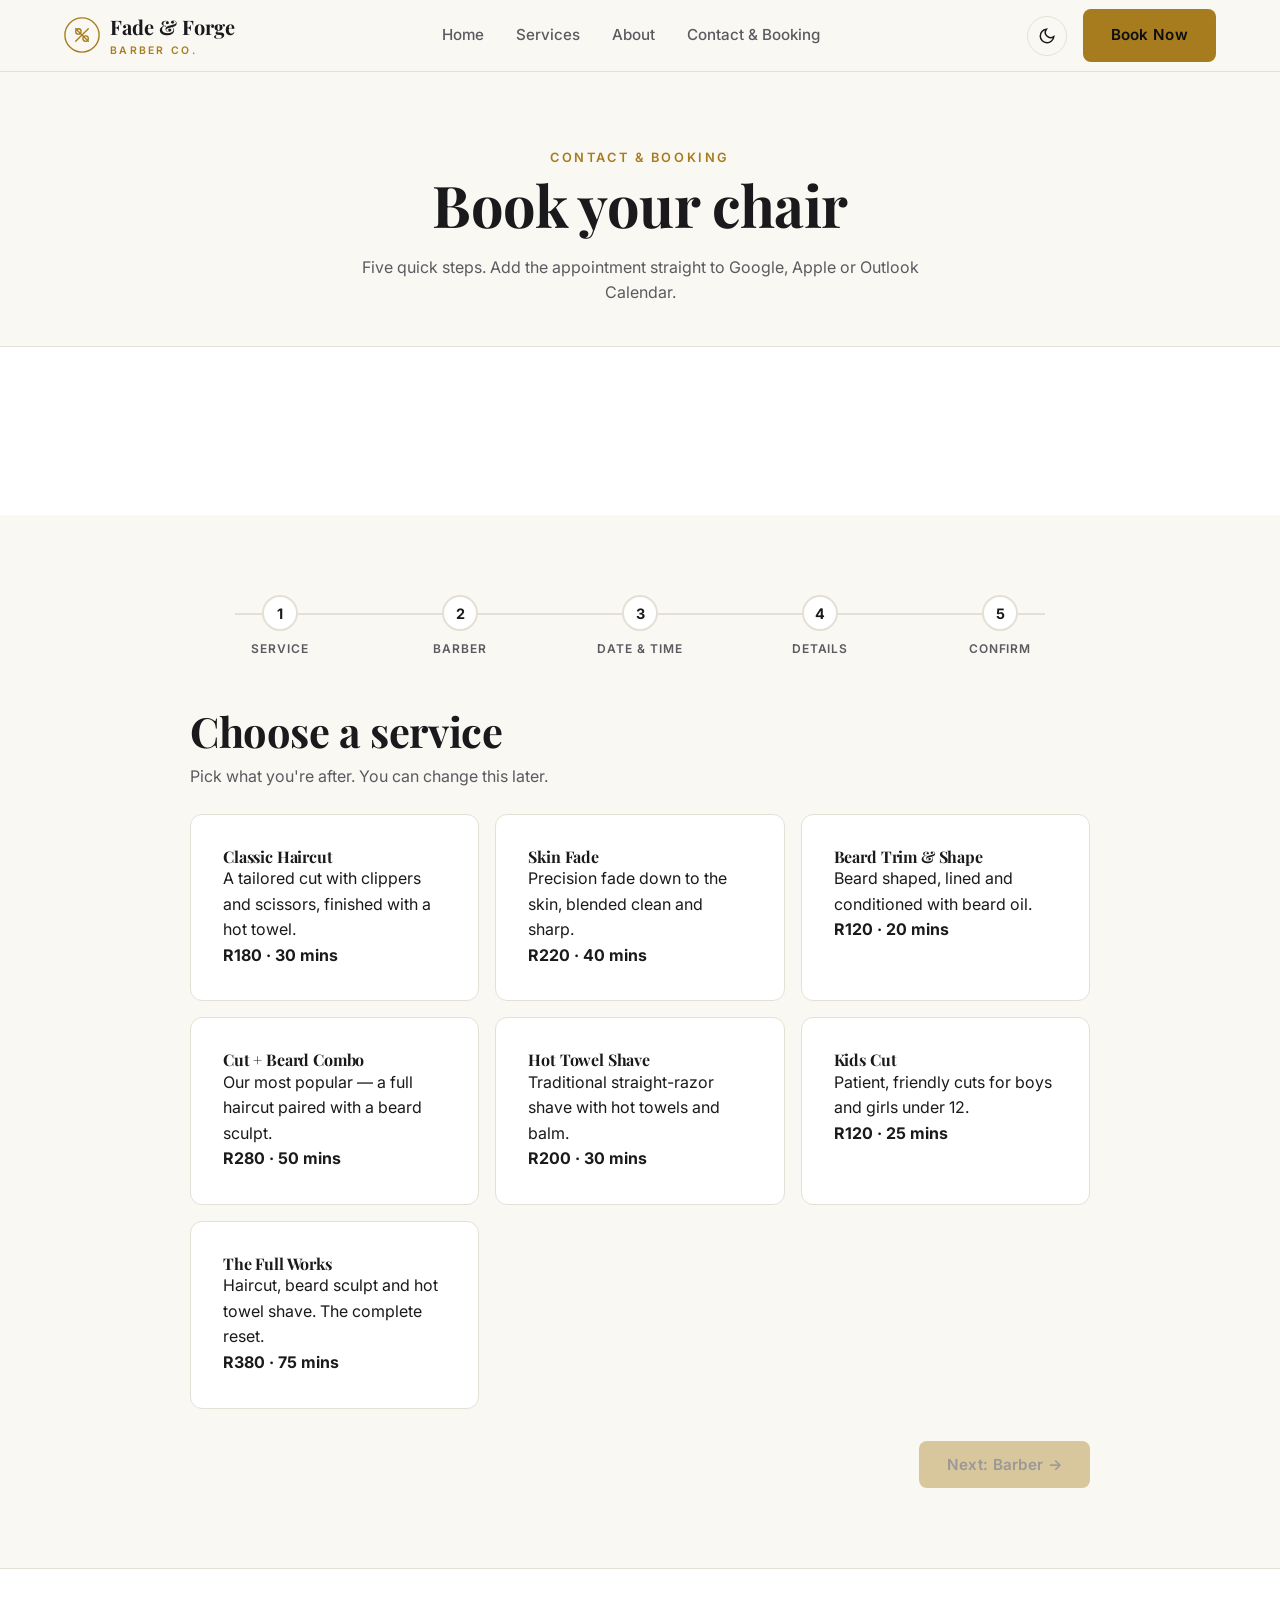
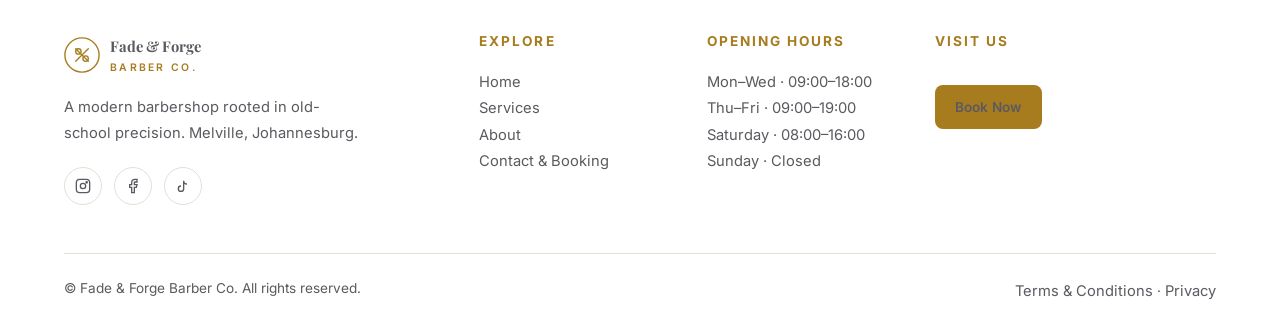
<file: booking.html>
<!DOCTYPE html>
<html lang="en" data-theme="dark">
<head>
  <meta charset="UTF-8" />
  <meta name="viewport" content="width=device-width, initial-scale=1.0" />
  <title>Contact & Booking — Fade & Forge Barber Co.</title>
  <meta name="description" content="Book your appointment at Fade & Forge Barber Co. Choose your service, barber, date and time, then add it to Google or Apple Calendar." />
  <link rel="preconnect" href="https://fonts.googleapis.com" />
  <link rel="preconnect" href="https://fonts.gstatic.com" crossorigin />
  <link href="https://fonts.googleapis.com/css2?family=Inter:wght@400;500;600;700&family=Playfair+Display:ital,wght@0,700;1,700&display=swap" rel="stylesheet" />
  <link rel="stylesheet" href="styles.css" />
</head>
<body>
  <header class="header">
    <div class="container header-inner">
      <a href="index.html" class="logo" aria-label="Fade and Forge home">
        <svg viewBox="0 0 40 40" fill="none" aria-hidden="true">
          <circle cx="20" cy="20" r="19" stroke="var(--accent)" stroke-width="1.5"/>
          <path d="M13 27L27 13M13 13l14 14" stroke="var(--accent)" stroke-width="1.5" stroke-linecap="round"/>
          <circle cx="16" cy="16" r="3" stroke="var(--accent)" stroke-width="1.5"/>
          <circle cx="24" cy="24" r="3" stroke="var(--accent)" stroke-width="1.5"/>
        </svg>
        <span>Fade & Forge<small>Barber Co.</small></span>
      </a>
      <nav class="nav" aria-label="Primary">
        <a href="index.html">Home</a>
        <a href="services.html">Services</a>
        <a href="about.html">About</a>
        <a href="booking.html">Contact & Booking</a>
        <a href="booking.html" class="btn btn-primary">Book Now</a>
      </nav>
      <div class="header-actions">
        <button class="theme-toggle" data-theme-toggle aria-label="Toggle theme">
          <svg class="icon-sun" viewBox="0 0 24 24" fill="none" stroke="currentColor" stroke-width="2" stroke-linecap="round"><circle cx="12" cy="12" r="4"/><path d="M12 2v2M12 20v2M4.93 4.93l1.41 1.41M17.66 17.66l1.41 1.41M2 12h2M20 12h2M4.93 19.07l1.41-1.41M17.66 6.34l1.41-1.41"/></svg>
          <svg class="icon-moon" viewBox="0 0 24 24" fill="none" stroke="currentColor" stroke-width="2" stroke-linecap="round"><path d="M21 12.79A9 9 0 1 1 11.21 3 7 7 0 0 0 21 12.79z"/></svg>
        </button>
        <a href="booking.html" class="btn btn-primary">Book Now</a>
        <button class="hamburger" aria-label="Toggle menu"><span></span></button>
      </div>
    </div>
  </header>

  <section class="page-hero">
    <div class="container">
      <span class="eyebrow">Contact & Booking</span>
      <h1>Book your chair</h1>
      <p>Five quick steps. Add the appointment straight to Google, Apple or Outlook Calendar.</p>
    </div>
  </section>

  <section class="section section-alt" style="padding:48px 0;">
    <div class="container">
      <div class="info-grid reveal">
        <div class="info-item">
          <div class="icon"><svg width="20" height="20" viewBox="0 0 24 24" fill="none" stroke="currentColor" stroke-width="2" stroke-linecap="round"><path d="M21 10c0 7-9 13-9 13s-9-6-9-13a9 9 0 0 1 18 0z"/><circle cx="12" cy="10" r="3"/></svg></div>
          <div><h4>Visit</h4><p><a href="#" data-href="maps" style="color:var(--text-muted);"><span data-shop="address"></span></a></p></div>
        </div>
        <div class="info-item">
          <div class="icon"><svg width="20" height="20" viewBox="0 0 24 24" fill="none" stroke="currentColor" stroke-width="2" stroke-linecap="round"><path d="M22 16.92v3a2 2 0 0 1-2.18 2 19.79 19.79 0 0 1-8.63-3.07 19.5 19.5 0 0 1-6-6 19.79 19.79 0 0 1-3.07-8.67A2 2 0 0 1 4.11 2h3a2 2 0 0 1 2 1.72c.13.96.36 1.9.7 2.81a2 2 0 0 1-.45 2.11L8.09 9.91a16 16 0 0 0 6 6l1.27-1.27a2 2 0 0 1 2.11-.45c.91.34 1.85.57 2.81.7A2 2 0 0 1 22 16.92z"/></svg></div>
          <div><h4>Call</h4><p><a href="#" data-href="phone" style="color:var(--text-muted);"><span data-shop="phone"></span></a></p></div>
        </div>
        <div class="info-item">
          <div class="icon"><svg width="20" height="20" viewBox="0 0 24 24" fill="none" stroke="currentColor" stroke-width="2" stroke-linecap="round"><rect x="2" y="4" width="20" height="16" rx="2"/><path d="m22 7-10 5L2 7"/></svg></div>
          <div><h4>Email</h4><p><a href="#" data-href="email" style="color:var(--text-muted);"><span data-shop="email"></span></a></p></div>
        </div>
        <div class="info-item">
          <div class="icon"><svg width="20" height="20" viewBox="0 0 24 24" fill="none" stroke="currentColor" stroke-width="2" stroke-linecap="round"><circle cx="12" cy="12" r="10"/><path d="M12 6v6l4 2"/></svg></div>
          <div><h4>Hours</h4><p>Mon–Wed 9–6 · Thu–Fri 9–7<br>Sat 8–4 · Sun closed</p></div>
        </div>
      </div>
    </div>
  </section>

  <section class="section">
    <div class="container">
      <div class="booking-wrap">
        <div class="steps">
          <div class="step" data-step="1"><div class="num">1</div><div class="label">Service</div></div>
          <div class="step" data-step="2"><div class="num">2</div><div class="label">Barber</div></div>
          <div class="step" data-step="3"><div class="num">3</div><div class="label">Date & Time</div></div>
          <div class="step" data-step="4"><div class="num">4</div><div class="label">Details</div></div>
          <div class="step" data-step="5"><div class="num">5</div><div class="label">Confirm</div></div>
        </div>

        <form id="booking-app" onsubmit="return false;">
          <div class="booking-panel active" data-step="1">
            <h2 style="margin-bottom:8px;">Choose a service</h2>
            <p style="color:var(--text-muted);margin-bottom:24px;">Pick what you're after. You can change this later.</p>
            <div class="option-grid" id="service-options"></div>
            <div class="booking-actions" style="justify-content:flex-end;">
              <button type="button" class="btn btn-primary" data-next="2" disabled>Next: Barber →</button>
            </div>
          </div>

          <div class="booking-panel" data-step="2">
            <h2 style="margin-bottom:8px;">Choose your barber</h2>
            <p style="color:var(--text-muted);margin-bottom:24px;">All our barbers are experienced. Pick whoever you like.</p>
            <div class="option-grid" id="barber-options"></div>
            <div class="booking-actions">
              <button type="button" class="btn btn-outline" data-back="1">← Back</button>
              <button type="button" class="btn btn-primary" data-next="3" disabled>Next: Date & Time →</button>
            </div>
          </div>

          <div class="booking-panel" data-step="3">
            <h2 style="margin-bottom:8px;">Pick a date and time</h2>
            <p style="color:var(--text-muted);margin-bottom:24px;">We're open up to 60 days ahead. Sundays we're closed.</p>
            <div class="field">
              <label for="booking-date">Date</label>
              <input type="date" id="booking-date" required />
            </div>
            <div class="field">
              <label>Available times</label>
              <div class="time-grid" id="time-options">
                <p style="color:var(--text-muted);grid-column:1/-1;">Select a date to see available times.</p>
              </div>
            </div>
            <div class="booking-actions">
              <button type="button" class="btn btn-outline" data-back="2">← Back</button>
              <button type="button" class="btn btn-primary" data-next="4" disabled>Next: Your Details →</button>
            </div>
          </div>

          <div class="booking-panel" data-step="4">
            <h2 style="margin-bottom:8px;">Your details</h2>
            <p style="color:var(--text-muted);margin-bottom:24px;">We'll send confirmation here.</p>
            <div class="field-row">
              <div class="field"><label for="cust-name">Full name</label><input type="text" id="cust-name" placeholder="e.g. Jordan Smith" required /></div>
              <div class="field"><label for="cust-phone">Phone</label><input type="tel" id="cust-phone" placeholder="e.g. 082 123 4567" required /></div>
            </div>
            <div class="field"><label for="cust-email">Email</label><input type="email" id="cust-email" placeholder="you@example.com" required /></div>
            <div class="field"><label for="cust-notes">Notes (optional)</label><textarea id="cust-notes" rows="3" placeholder="Anything your barber should know?"></textarea></div>
            <div class="booking-actions">
              <button type="button" class="btn btn-outline" data-back="3">← Back</button>
              <button type="button" class="btn btn-primary" data-next="5" disabled>Review Booking →</button>
            </div>
          </div>

          <div class="booking-panel" data-step="5">
            <div class="text-center">
              <div class="success-check">
                <svg width="34" height="34" viewBox="0 0 24 24" fill="none" stroke="currentColor" stroke-width="3" stroke-linecap="round" stroke-linejoin="round"><path d="M20 6 9 17l-5-5"/></svg>
              </div>
              <h2 style="margin-bottom:8px;">Booking confirmed</h2>
              <p style="color:var(--text-muted);margin-bottom:32px;">Add it to your calendar so you don't forget.</p>
            </div>
            <div class="confirm-box" id="confirm-details"></div>
            <div class="calendar-actions">
              <button type="button" class="btn btn-primary" id="add-google">
                <svg width="18" height="18" viewBox="0 0 24 24" fill="currentColor"><path d="M19 4h-1V2h-2v2H8V2H6v2H5a2 2 0 0 0-2 2v14a2 2 0 0 0 2 2h14a2 2 0 0 0 2-2V6a2 2 0 0 0-2-2zm0 16H5V10h14v10z"/></svg>
                Add to Google Calendar
              </button>
              <button type="button" class="btn btn-outline" id="add-ics">
                <svg width="18" height="18" viewBox="0 0 24 24" fill="none" stroke="currentColor" stroke-width="2" stroke-linecap="round"><path d="M21 15v4a2 2 0 0 1-2 2H5a2 2 0 0 1-2-2v-4M7 10l5 5 5-5M12 15V3"/></svg>
                Download .ics (Apple / Outlook)
              </button>
            </div>
            <div class="booking-actions" style="justify-content:center;margin-top:32px;">
              <a href="index.html" class="btn btn-outline">Back to home</a>
            </div>
          </div>
        </form>
      </div>
    </div>
  </section>

  <footer class="footer">
    <div class="container">
      <div class="footer-grid">
        <div>
          <a href="index.html" class="logo">
            <svg viewBox="0 0 40 40" fill="none" aria-hidden="true">
              <circle cx="20" cy="20" r="19" stroke="var(--accent)" stroke-width="1.5"/>
              <path d="M13 27L27 13M13 13l14 14" stroke="var(--accent)" stroke-width="1.5" stroke-linecap="round"/>
              <circle cx="16" cy="16" r="3" stroke="var(--accent)" stroke-width="1.5"/>
              <circle cx="24" cy="24" r="3" stroke="var(--accent)" stroke-width="1.5"/>
            </svg>
            <span>Fade & Forge<small>Barber Co.</small></span>
          </a>
          <p class="brand-desc">A modern barbershop rooted in old-school precision. Melville, Johannesburg.</p>
          <div class="socials">
            <a href="#" data-href="instagram" aria-label="Instagram"><svg viewBox="0 0 24 24" fill="none" stroke="currentColor" stroke-width="2"><rect x="2" y="2" width="20" height="20" rx="5"/><circle cx="12" cy="12" r="4"/><circle cx="17.5" cy="6.5" r="1" fill="currentColor"/></svg></a>
            <a href="#" data-href="facebook" aria-label="Facebook"><svg viewBox="0 0 24 24" fill="none" stroke="currentColor" stroke-width="2"><path d="M18 2h-3a5 5 0 0 0-5 5v3H7v4h3v8h4v-8h3l1-4h-4V7a1 1 0 0 1 1-1h3z"/></svg></a>
            <a href="#" data-href="tiktok" aria-label="TikTok"><svg viewBox="0 0 24 24" fill="none" stroke="currentColor" stroke-width="2"><path d="M9 12a4 4 0 1 0 4 4V4a5 5 0 0 0 5 5"/></svg></a>
          </div>
        </div>
        <div>
          <h4>Explore</h4>
          <ul>
            <li><a href="index.html">Home</a></li>
            <li><a href="services.html">Services</a></li>
            <li><a href="about.html">About</a></li>
            <li><a href="booking.html">Contact & Booking</a></li>
          </ul>
        </div>
        <div>
          <h4>Opening Hours</h4>
          <ul>
            <li>Mon–Wed · 09:00–18:00</li>
            <li>Thu–Fri · 09:00–19:00</li>
            <li>Saturday · 08:00–16:00</li>
            <li>Sunday · Closed</li>
          </ul>
        </div>
        <div>
          <h4>Visit Us</h4>
          <ul>
            <li><a href="#" data-href="maps"><span data-shop="address"></span></a></li>
            <li><a href="#" data-href="phone"><span data-shop="phone"></span></a></li>
            <li><a href="#" data-href="email"><span data-shop="email"></span></a></li>
          </ul>
          <a href="booking.html" class="btn btn-primary mt-2" style="padding:10px 20px;font-size:0.85rem;">Book Now</a>
        </div>
      </div>
      <div class="footer-bottom">
        <span>© <span data-year></span> Fade & Forge Barber Co. All rights reserved.</span>
        <span><a href="terms.html">Terms & Conditions</a> · <a href="terms.html#privacy">Privacy</a></span>
      </div>
    </div>
  </footer>

  <script src="data.js"></script>
  <script src="main.js"></script>
  <script src="booking.js"></script>
</body>
</html>
</file>
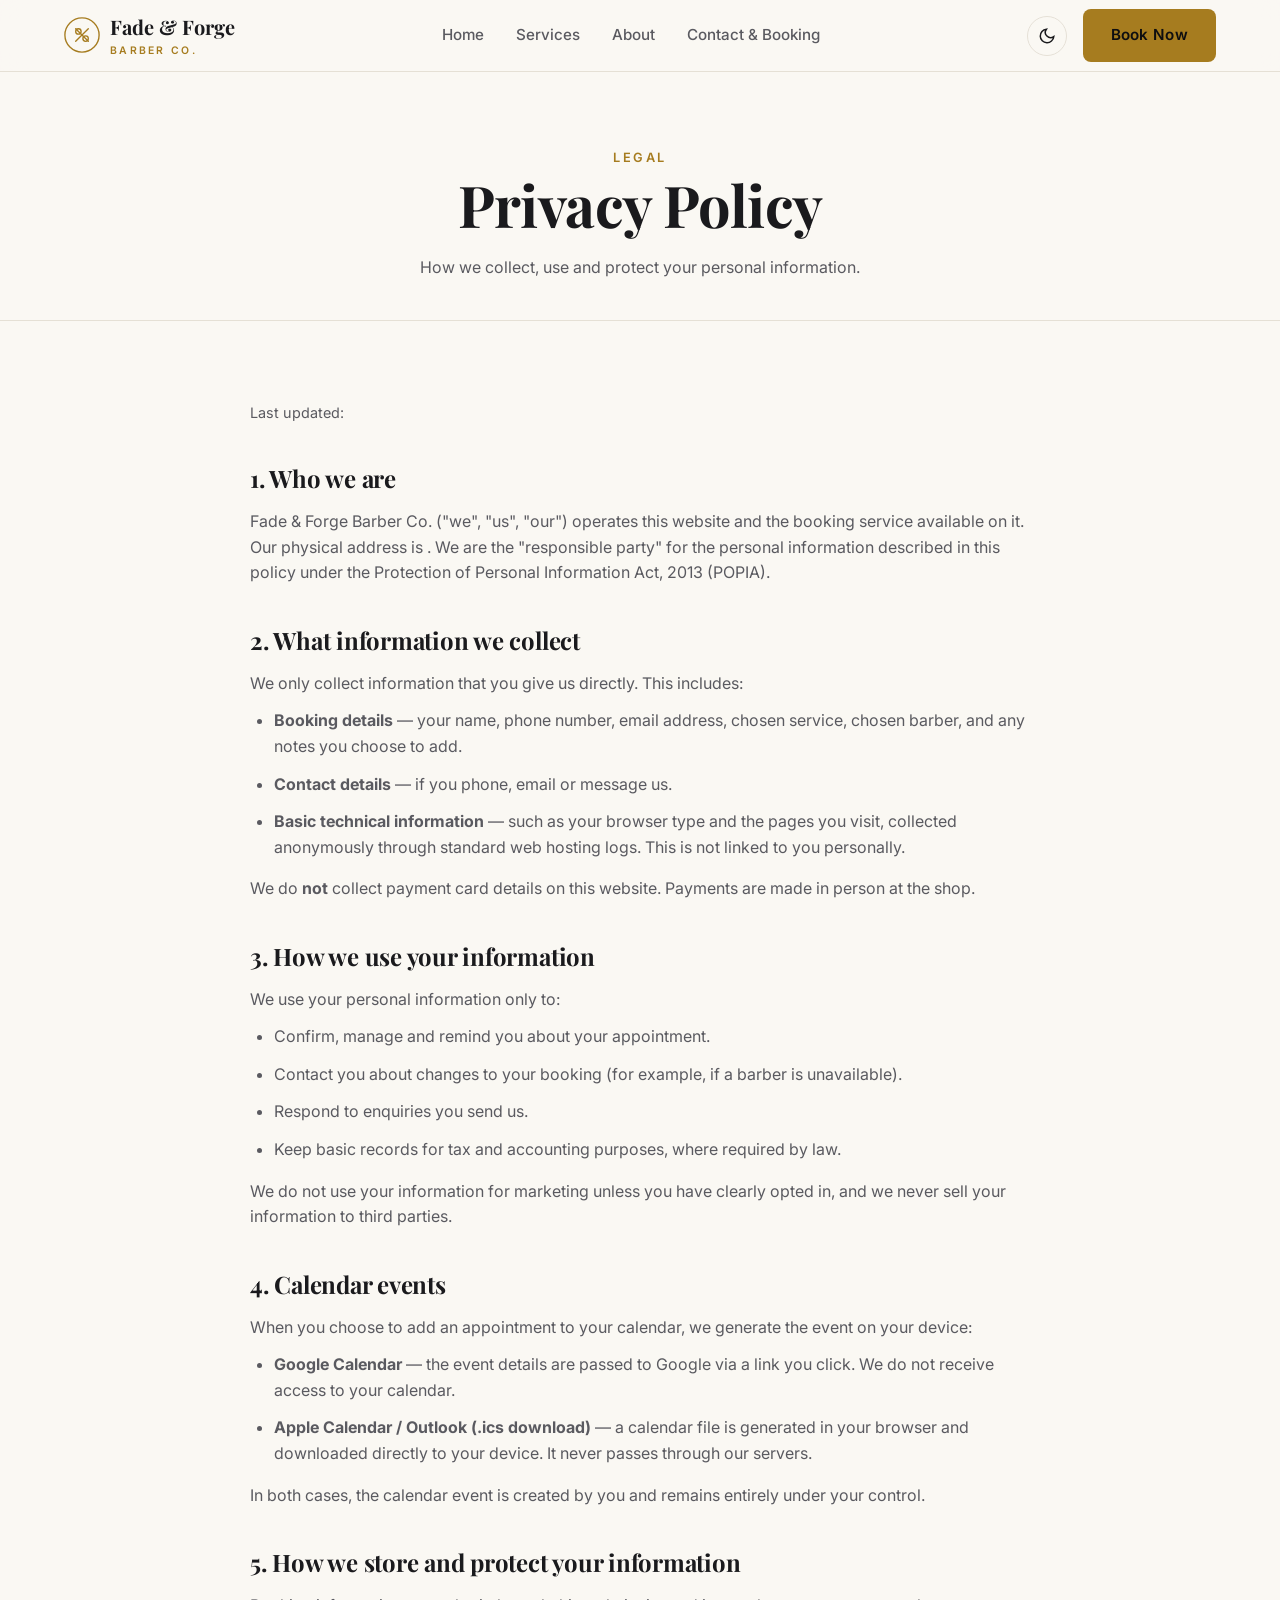
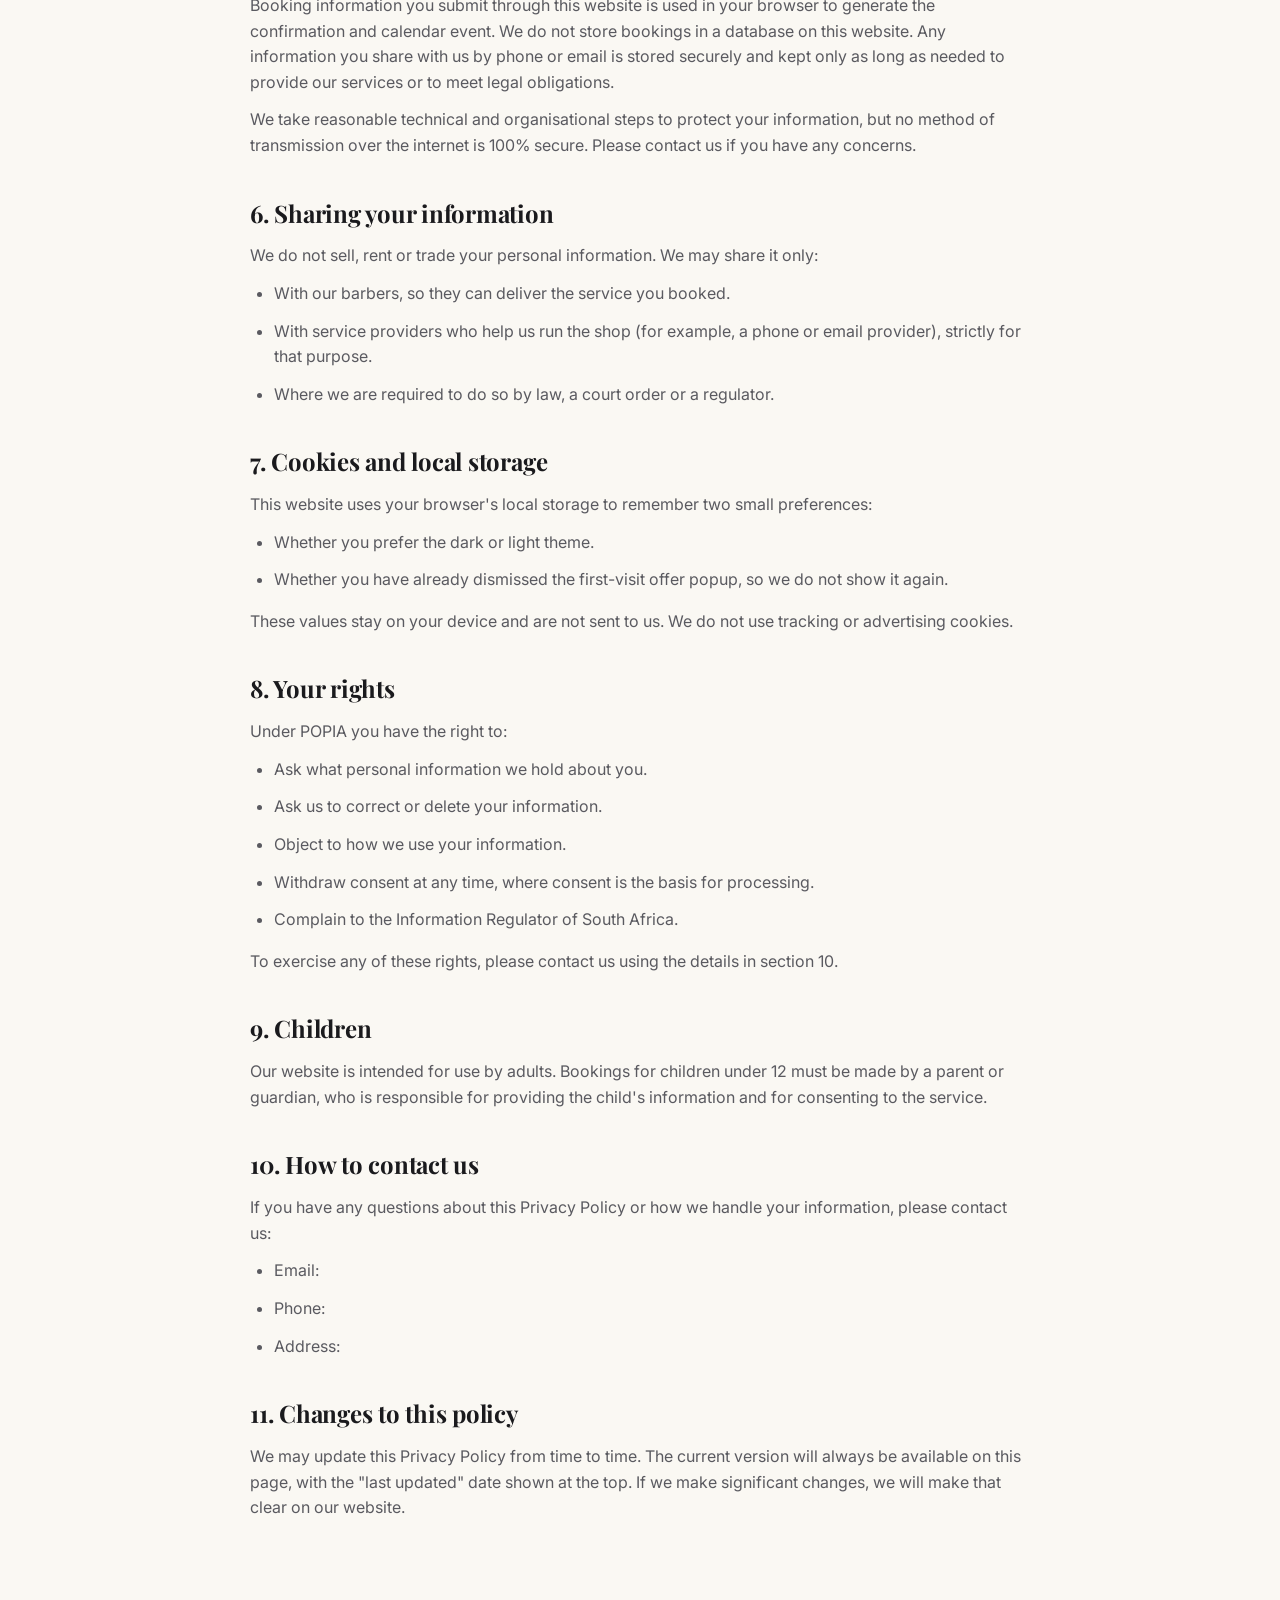
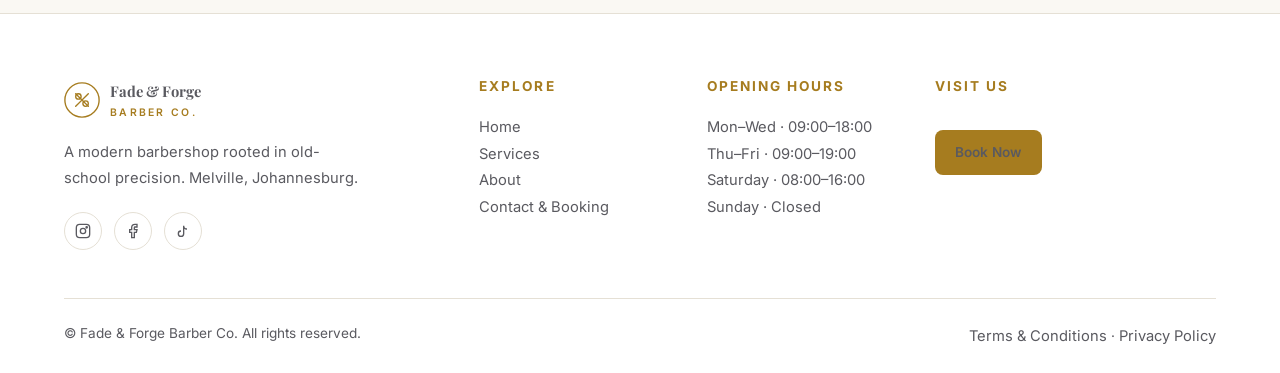
<file: privacy.html>
<!DOCTYPE html>
<html lang="en" data-theme="dark">
<head>
  <meta charset="UTF-8" />
  <meta name="viewport" content="width=device-width, initial-scale=1.0" />
  <title>Privacy Policy — Fade & Forge Barber Co.</title>
  <meta name="description" content="How Fade & Forge Barber Co. collects, uses and protects your personal information, in line with POPIA." />
  <link rel="preconnect" href="https://fonts.googleapis.com" />
  <link rel="preconnect" href="https://fonts.gstatic.com" crossorigin />
  <link href="https://fonts.googleapis.com/css2?family=Inter:wght@400;500;600;700&family=Playfair+Display:ital,wght@0,700;1,700&display=swap" rel="stylesheet" />
  <link rel="stylesheet" href="styles.css" />
</head>
<body>
  <header class="header">
    <div class="container header-inner">
      <a href="index.html" class="logo" aria-label="Fade and Forge home">
        <svg viewBox="0 0 40 40" fill="none" aria-hidden="true">
          <circle cx="20" cy="20" r="19" stroke="var(--accent)" stroke-width="1.5"/>
          <path d="M13 27L27 13M13 13l14 14" stroke="var(--accent)" stroke-width="1.5" stroke-linecap="round"/>
          <circle cx="16" cy="16" r="3" stroke="var(--accent)" stroke-width="1.5"/>
          <circle cx="24" cy="24" r="3" stroke="var(--accent)" stroke-width="1.5"/>
        </svg>
        <span>Fade & Forge<small>Barber Co.</small></span>
      </a>
      <nav class="nav" aria-label="Primary">
        <a href="index.html">Home</a>
        <a href="services.html">Services</a>
        <a href="about.html">About</a>
        <a href="booking.html">Contact & Booking</a>
        <a href="booking.html" class="btn btn-primary">Book Now</a>
      </nav>
      <div class="header-actions">
        <button class="theme-toggle" data-theme-toggle aria-label="Toggle theme">
          <svg class="icon-sun" viewBox="0 0 24 24" fill="none" stroke="currentColor" stroke-width="2" stroke-linecap="round"><circle cx="12" cy="12" r="4"/><path d="M12 2v2M12 20v2M4.93 4.93l1.41 1.41M17.66 17.66l1.41 1.41M2 12h2M20 12h2M4.93 19.07l1.41-1.41M17.66 6.34l1.41-1.41"/></svg>
          <svg class="icon-moon" viewBox="0 0 24 24" fill="none" stroke="currentColor" stroke-width="2" stroke-linecap="round"><path d="M21 12.79A9 9 0 1 1 11.21 3 7 7 0 0 0 21 12.79z"/></svg>
        </button>
        <a href="booking.html" class="btn btn-primary">Book Now</a>
        <button class="hamburger" aria-label="Toggle menu"><span></span></button>
      </div>
    </div>
  </header>

  <section class="page-hero">
    <div class="container">
      <span class="eyebrow">Legal</span>
      <h1>Privacy Policy</h1>
      <p>How we collect, use and protect your personal information.</p>
    </div>
  </section>

  <section class="section">
    <div class="container">
      <div class="legal">
        <p class="updated">Last updated: <span data-year></span></p>

        <h2>1. Who we are</h2>
        <p>Fade &amp; Forge Barber Co. ("we", "us", "our") operates this website and the booking service available on it. Our physical address is <span data-shop="address"></span>. We are the "responsible party" for the personal information described in this policy under the Protection of Personal Information Act, 2013 (POPIA).</p>

        <h2>2. What information we collect</h2>
        <p>We only collect information that you give us directly. This includes:</p>
        <ul>
          <li><strong>Booking details</strong> — your name, phone number, email address, chosen service, chosen barber, and any notes you choose to add.</li>
          <li><strong>Contact details</strong> — if you phone, email or message us.</li>
          <li><strong>Basic technical information</strong> — such as your browser type and the pages you visit, collected anonymously through standard web hosting logs. This is not linked to you personally.</li>
        </ul>
        <p>We do <strong>not</strong> collect payment card details on this website. Payments are made in person at the shop.</p>

        <h2>3. How we use your information</h2>
        <p>We use your personal information only to:</p>
        <ul>
          <li>Confirm, manage and remind you about your appointment.</li>
          <li>Contact you about changes to your booking (for example, if a barber is unavailable).</li>
          <li>Respond to enquiries you send us.</li>
          <li>Keep basic records for tax and accounting purposes, where required by law.</li>
        </ul>
        <p>We do not use your information for marketing unless you have clearly opted in, and we never sell your information to third parties.</p>

        <h2>4. Calendar events</h2>
        <p>When you choose to add an appointment to your calendar, we generate the event on your device:</p>
        <ul>
          <li><strong>Google Calendar</strong> — the event details are passed to Google via a link you click. We do not receive access to your calendar.</li>
          <li><strong>Apple Calendar / Outlook (.ics download)</strong> — a calendar file is generated in your browser and downloaded directly to your device. It never passes through our servers.</li>
        </ul>
        <p>In both cases, the calendar event is created by you and remains entirely under your control.</p>

        <h2>5. How we store and protect your information</h2>
        <p>Booking information you submit through this website is used in your browser to generate the confirmation and calendar event. We do not store bookings in a database on this website. Any information you share with us by phone or email is stored securely and kept only as long as needed to provide our services or to meet legal obligations.</p>
        <p>We take reasonable technical and organisational steps to protect your information, but no method of transmission over the internet is 100% secure. Please contact us if you have any concerns.</p>

        <h2>6. Sharing your information</h2>
        <p>We do not sell, rent or trade your personal information. We may share it only:</p>
        <ul>
          <li>With our barbers, so they can deliver the service you booked.</li>
          <li>With service providers who help us run the shop (for example, a phone or email provider), strictly for that purpose.</li>
          <li>Where we are required to do so by law, a court order or a regulator.</li>
        </ul>

        <h2>7. Cookies and local storage</h2>
        <p>This website uses your browser's local storage to remember two small preferences:</p>
        <ul>
          <li>Whether you prefer the dark or light theme.</li>
          <li>Whether you have already dismissed the first-visit offer popup, so we do not show it again.</li>
        </ul>
        <p>These values stay on your device and are not sent to us. We do not use tracking or advertising cookies.</p>

        <h2>8. Your rights</h2>
        <p>Under POPIA you have the right to:</p>
        <ul>
          <li>Ask what personal information we hold about you.</li>
          <li>Ask us to correct or delete your information.</li>
          <li>Object to how we use your information.</li>
          <li>Withdraw consent at any time, where consent is the basis for processing.</li>
          <li>Complain to the Information Regulator of South Africa.</li>
        </ul>
        <p>To exercise any of these rights, please contact us using the details in section 10.</p>

        <h2>9. Children</h2>
        <p>Our website is intended for use by adults. Bookings for children under 12 must be made by a parent or guardian, who is responsible for providing the child's information and for consenting to the service.</p>

        <h2>10. How to contact us</h2>
        <p>If you have any questions about this Privacy Policy or how we handle your information, please contact us:</p>
        <ul>
          <li>Email: <a href="#" data-href="email" style="color:var(--accent);"><span data-shop="email"></span></a></li>
          <li>Phone: <a href="#" data-href="phone" style="color:var(--accent);"><span data-shop="phone"></span></a></li>
          <li>Address: <span data-shop="address"></span></li>
        </ul>

        <h2>11. Changes to this policy</h2>
        <p>We may update this Privacy Policy from time to time. The current version will always be available on this page, with the "last updated" date shown at the top. If we make significant changes, we will make that clear on our website.</p>
      </div>
    </div>
  </section>

  <footer class="footer">
    <div class="container">
      <div class="footer-grid">
        <div>
          <a href="index.html" class="logo">
            <svg viewBox="0 0 40 40" fill="none" aria-hidden="true">
              <circle cx="20" cy="20" r="19" stroke="var(--accent)" stroke-width="1.5"/>
              <path d="M13 27L27 13M13 13l14 14" stroke="var(--accent)" stroke-width="1.5" stroke-linecap="round"/>
              <circle cx="16" cy="16" r="3" stroke="var(--accent)" stroke-width="1.5"/>
              <circle cx="24" cy="24" r="3" stroke="var(--accent)" stroke-width="1.5"/>
            </svg>
            <span>Fade & Forge<small>Barber Co.</small></span>
          </a>
          <p class="brand-desc">A modern barbershop rooted in old-school precision. Melville, Johannesburg.</p>
          <div class="socials">
            <a href="#" data-href="instagram" aria-label="Instagram"><svg viewBox="0 0 24 24" fill="none" stroke="currentColor" stroke-width="2"><rect x="2" y="2" width="20" height="20" rx="5"/><circle cx="12" cy="12" r="4"/><circle cx="17.5" cy="6.5" r="1" fill="currentColor"/></svg></a>
            <a href="#" data-href="facebook" aria-label="Facebook"><svg viewBox="0 0 24 24" fill="none" stroke="currentColor" stroke-width="2"><path d="M18 2h-3a5 5 0 0 0-5 5v3H7v4h3v8h4v-8h3l1-4h-4V7a1 1 0 0 1 1-1h3z"/></svg></a>
            <a href="#" data-href="tiktok" aria-label="TikTok"><svg viewBox="0 0 24 24" fill="none" stroke="currentColor" stroke-width="2"><path d="M9 12a4 4 0 1 0 4 4V4a5 5 0 0 0 5 5"/></svg></a>
          </div>
        </div>
        <div>
          <h4>Explore</h4>
          <ul>
            <li><a href="index.html">Home</a></li>
            <li><a href="services.html">Services</a></li>
            <li><a href="about.html">About</a></li>
            <li><a href="booking.html">Contact & Booking</a></li>
          </ul>
        </div>
        <div>
          <h4>Opening Hours</h4>
          <ul>
            <li>Mon–Wed · 09:00–18:00</li>
            <li>Thu–Fri · 09:00–19:00</li>
            <li>Saturday · 08:00–16:00</li>
            <li>Sunday · Closed</li>
          </ul>
        </div>
        <div>
          <h4>Visit Us</h4>
          <ul>
            <li><a href="#" data-href="maps"><span data-shop="address"></span></a></li>
            <li><a href="#" data-href="phone"><span data-shop="phone"></span></a></li>
            <li><a href="#" data-href="email"><span data-shop="email"></span></a></li>
          </ul>
          <a href="booking.html" class="btn btn-primary mt-2" style="padding:10px 20px;font-size:0.85rem;">Book Now</a>
        </div>
      </div>
      <div class="footer-bottom">
        <span>© <span data-year></span> Fade & Forge Barber Co. All rights reserved.</span>
        <span><a href="terms.html">Terms & Conditions</a> · <a href="privacy.html">Privacy Policy</a></span>
      </div>
    </div>
  </footer>

  <script src="data.js"></script>
  <script src="main.js"></script>
</body>
</html>
</file>
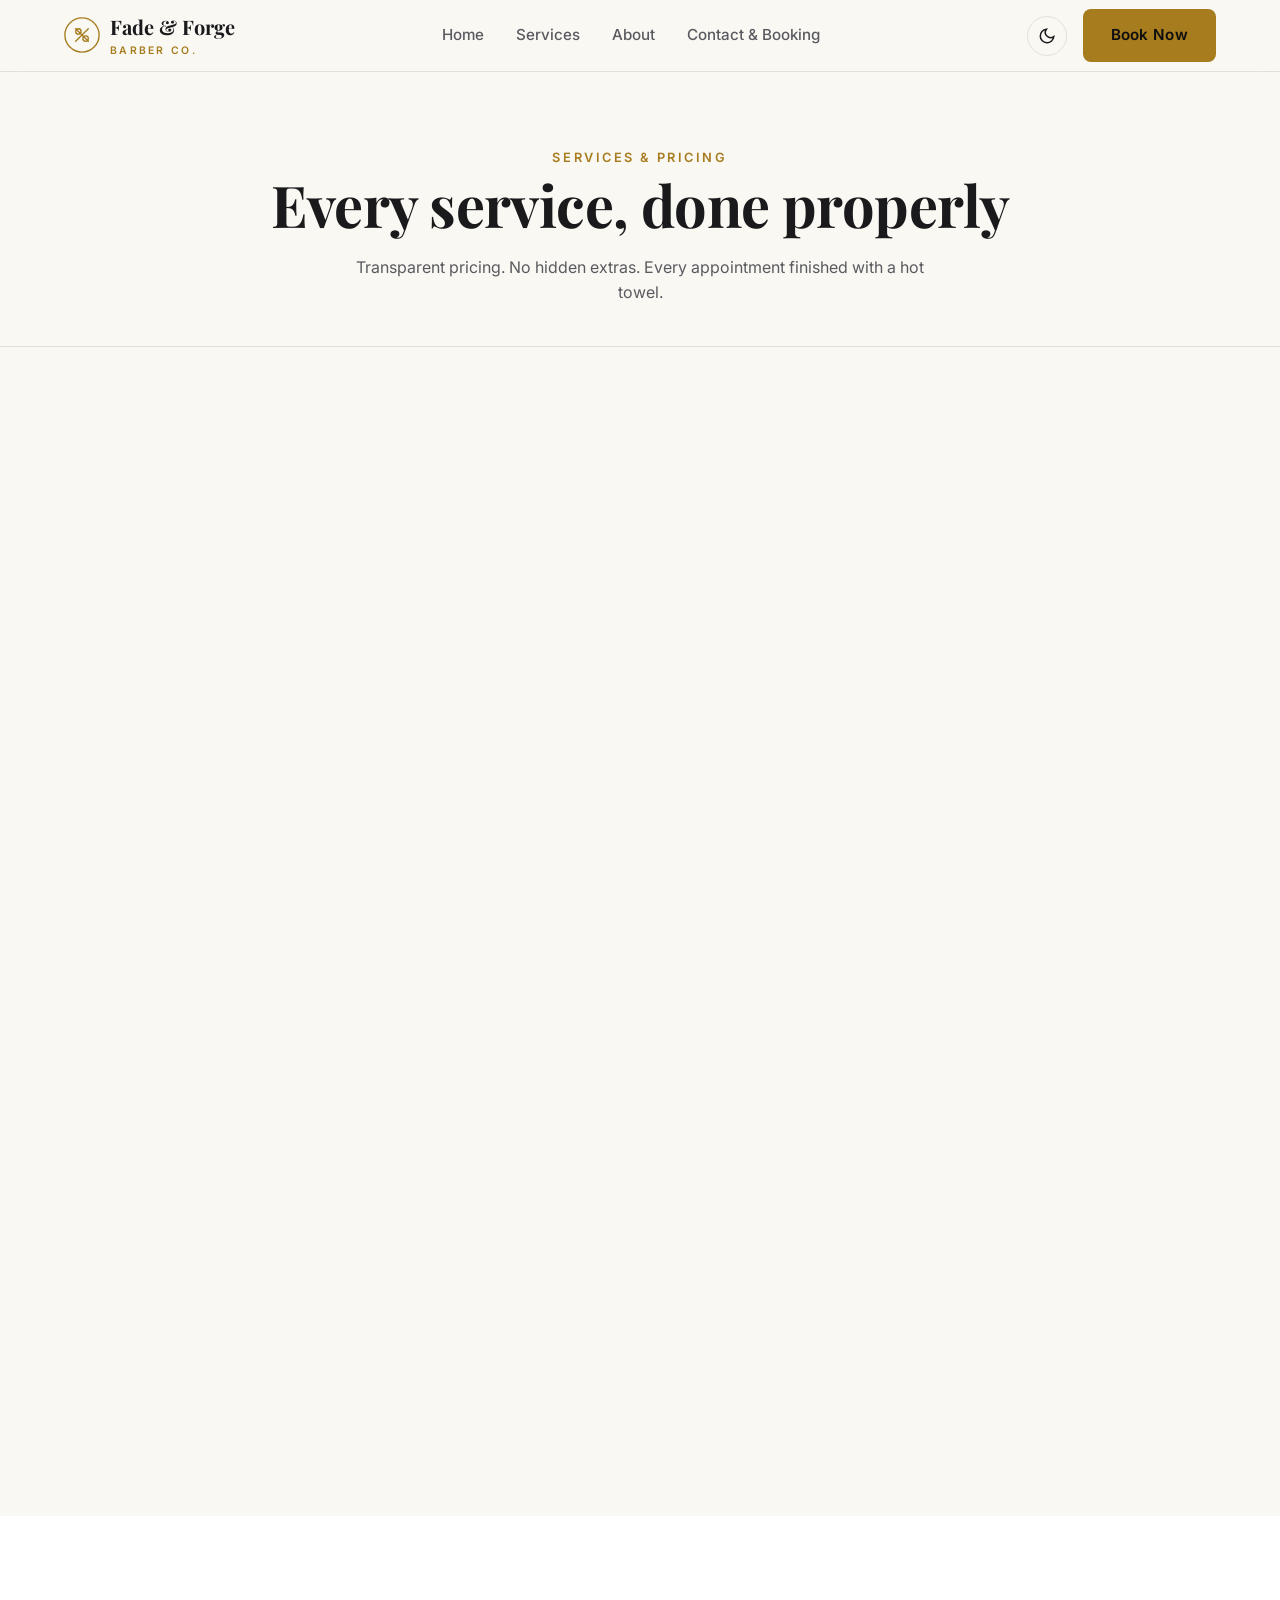
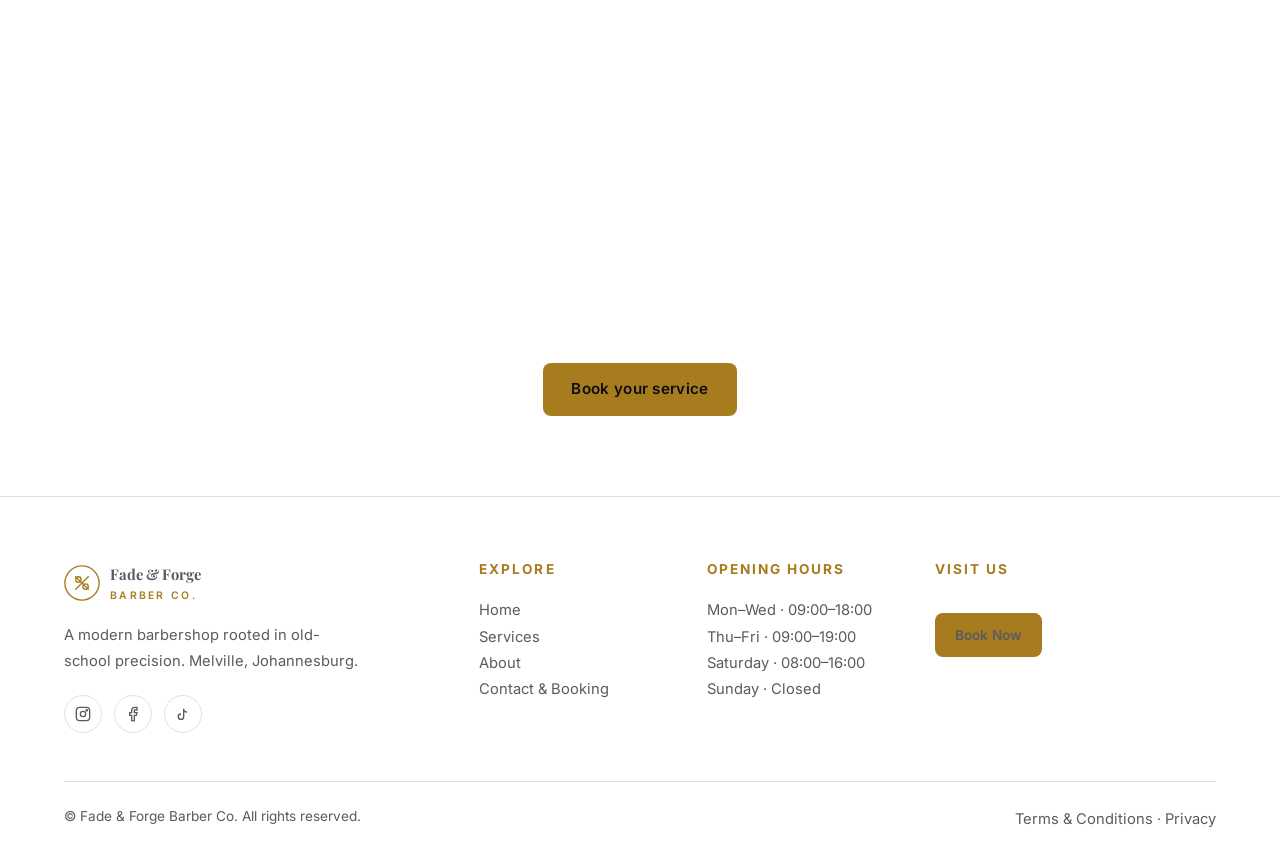
<file: services.html>
<!DOCTYPE html>
<html lang="en" data-theme="dark">
<head>
  <meta charset="UTF-8" />
  <meta name="viewport" content="width=device-width, initial-scale=1.0" />
  <title>Services & Pricing — Fade & Forge Barber Co.</title>
  <meta name="description" content="Haircuts, skin fades, beard trims, hot towel shaves and kids cuts. Transparent pricing at Fade & Forge Barber Co." />
  <link rel="preconnect" href="https://fonts.googleapis.com" />
  <link rel="preconnect" href="https://fonts.gstatic.com" crossorigin />
  <link href="https://fonts.googleapis.com/css2?family=Inter:wght@400;500;600;700&family=Playfair+Display:ital,wght@0,700;1,700&display=swap" rel="stylesheet" />
  <link rel="stylesheet" href="styles.css" />
</head>
<body>
  <header class="header">
    <div class="container header-inner">
      <a href="index.html" class="logo" aria-label="Fade and Forge home">
        <svg viewBox="0 0 40 40" fill="none" aria-hidden="true">
          <circle cx="20" cy="20" r="19" stroke="var(--accent)" stroke-width="1.5"/>
          <path d="M13 27L27 13M13 13l14 14" stroke="var(--accent)" stroke-width="1.5" stroke-linecap="round"/>
          <circle cx="16" cy="16" r="3" stroke="var(--accent)" stroke-width="1.5"/>
          <circle cx="24" cy="24" r="3" stroke="var(--accent)" stroke-width="1.5"/>
        </svg>
        <span>Fade & Forge<small>Barber Co.</small></span>
      </a>
      <nav class="nav" aria-label="Primary">
        <a href="index.html">Home</a>
        <a href="services.html">Services</a>
        <a href="about.html">About</a>
        <a href="booking.html">Contact & Booking</a>
        <a href="booking.html" class="btn btn-primary">Book Now</a>
      </nav>
      <div class="header-actions">
        <button class="theme-toggle" data-theme-toggle aria-label="Toggle theme">
          <svg class="icon-sun" viewBox="0 0 24 24" fill="none" stroke="currentColor" stroke-width="2" stroke-linecap="round"><circle cx="12" cy="12" r="4"/><path d="M12 2v2M12 20v2M4.93 4.93l1.41 1.41M17.66 17.66l1.41 1.41M2 12h2M20 12h2M4.93 19.07l1.41-1.41M17.66 6.34l1.41-1.41"/></svg>
          <svg class="icon-moon" viewBox="0 0 24 24" fill="none" stroke="currentColor" stroke-width="2" stroke-linecap="round"><path d="M21 12.79A9 9 0 1 1 11.21 3 7 7 0 0 0 21 12.79z"/></svg>
        </button>
        <a href="booking.html" class="btn btn-primary">Book Now</a>
        <button class="hamburger" aria-label="Toggle menu"><span></span></button>
      </div>
    </div>
  </header>

  <section class="page-hero">
    <div class="container">
      <span class="eyebrow">Services & Pricing</span>
      <h1>Every service, done properly</h1>
      <p>Transparent pricing. No hidden extras. Every appointment finished with a hot towel.</p>
    </div>
  </section>

  <section class="section">
    <div class="container">
      <div class="grid grid-3 reveal" id="all-services"></div>
    </div>
  </section>

  <section class="section section-alt">
    <div class="container">
      <div class="section-head reveal">
        <span class="eyebrow">Good to know</span>
        <h2>The small print, without the fine print</h2>
      </div>
      <div class="grid grid-3 reveal">
        <div class="card">
          <h3>Walk-ins welcome</h3>
          <p style="color:var(--text-muted);margin-top:8px;">Subject to availability. Booking ahead guarantees your chair.</p>
        </div>
        <div class="card">
          <h3>Free consultation</h3>
          <p style="color:var(--text-muted);margin-top:8px;">Not sure what you want? Your barber will help you decide — no charge.</p>
        </div>
        <div class="card">
          <h3>Cash & card</h3>
          <p style="color:var(--text-muted);margin-top:8px;">We accept cash, all major cards and instant EFT. Tipping appreciated.</p>
        </div>
      </div>
      <div class="text-center mt-4">
        <a href="booking.html" class="btn btn-primary">Book your service</a>
      </div>
    </div>
  </section>

  <footer class="footer">
    <div class="container">
      <div class="footer-grid">
        <div>
          <a href="index.html" class="logo">
            <svg viewBox="0 0 40 40" fill="none" aria-hidden="true">
              <circle cx="20" cy="20" r="19" stroke="var(--accent)" stroke-width="1.5"/>
              <path d="M13 27L27 13M13 13l14 14" stroke="var(--accent)" stroke-width="1.5" stroke-linecap="round"/>
              <circle cx="16" cy="16" r="3" stroke="var(--accent)" stroke-width="1.5"/>
              <circle cx="24" cy="24" r="3" stroke="var(--accent)" stroke-width="1.5"/>
            </svg>
            <span>Fade & Forge<small>Barber Co.</small></span>
          </a>
          <p class="brand-desc">A modern barbershop rooted in old-school precision. Melville, Johannesburg.</p>
          <div class="socials">
            <a href="#" data-href="instagram" aria-label="Instagram"><svg viewBox="0 0 24 24" fill="none" stroke="currentColor" stroke-width="2"><rect x="2" y="2" width="20" height="20" rx="5"/><circle cx="12" cy="12" r="4"/><circle cx="17.5" cy="6.5" r="1" fill="currentColor"/></svg></a>
            <a href="#" data-href="facebook" aria-label="Facebook"><svg viewBox="0 0 24 24" fill="none" stroke="currentColor" stroke-width="2"><path d="M18 2h-3a5 5 0 0 0-5 5v3H7v4h3v8h4v-8h3l1-4h-4V7a1 1 0 0 1 1-1h3z"/></svg></a>
            <a href="#" data-href="tiktok" aria-label="TikTok"><svg viewBox="0 0 24 24" fill="none" stroke="currentColor" stroke-width="2"><path d="M9 12a4 4 0 1 0 4 4V4a5 5 0 0 0 5 5"/></svg></a>
          </div>
        </div>
        <div>
          <h4>Explore</h4>
          <ul>
            <li><a href="index.html">Home</a></li>
            <li><a href="services.html">Services</a></li>
            <li><a href="about.html">About</a></li>
            <li><a href="booking.html">Contact & Booking</a></li>
          </ul>
        </div>
        <div>
          <h4>Opening Hours</h4>
          <ul>
            <li>Mon–Wed · 09:00–18:00</li>
            <li>Thu–Fri · 09:00–19:00</li>
            <li>Saturday · 08:00–16:00</li>
            <li>Sunday · Closed</li>
          </ul>
        </div>
        <div>
          <h4>Visit Us</h4>
          <ul>
            <li><a href="#" data-href="maps"><span data-shop="address"></span></a></li>
            <li><a href="#" data-href="phone"><span data-shop="phone"></span></a></li>
            <li><a href="#" data-href="email"><span data-shop="email"></span></a></li>
          </ul>
          <a href="booking.html" class="btn btn-primary mt-2" style="padding:10px 20px;font-size:0.85rem;">Book Now</a>
        </div>
      </div>
      <div class="footer-bottom">
        <span>© <span data-year></span> Fade & Forge Barber Co. All rights reserved.</span>
        <span><a href="terms.html">Terms & Conditions</a> · <a href="terms.html#privacy">Privacy</a></span>
      </div>
    </div>
  </footer>

  <script src="data.js"></script>
  <script src="main.js"></script>
  <script>
    (function () {
      const wrap = document.getElementById("all-services");
      SERVICES.forEach(sv => {
        const div = document.createElement("div");
        div.className = "card service-card";
        div.innerHTML = `
          <h3>${sv.name}</h3>
          <p>${sv.desc}</p>
          <span class="price">R${sv.price}</span>
          <div class="meta">${sv.duration} min</div>
          <a href="booking.html" class="btn btn-outline mt-3" style="padding:10px 20px;font-size:0.85rem;">Book this</a>
        `;
        wrap.appendChild(div);
      });
    })();
  </script>
</body>
</html>
</file>
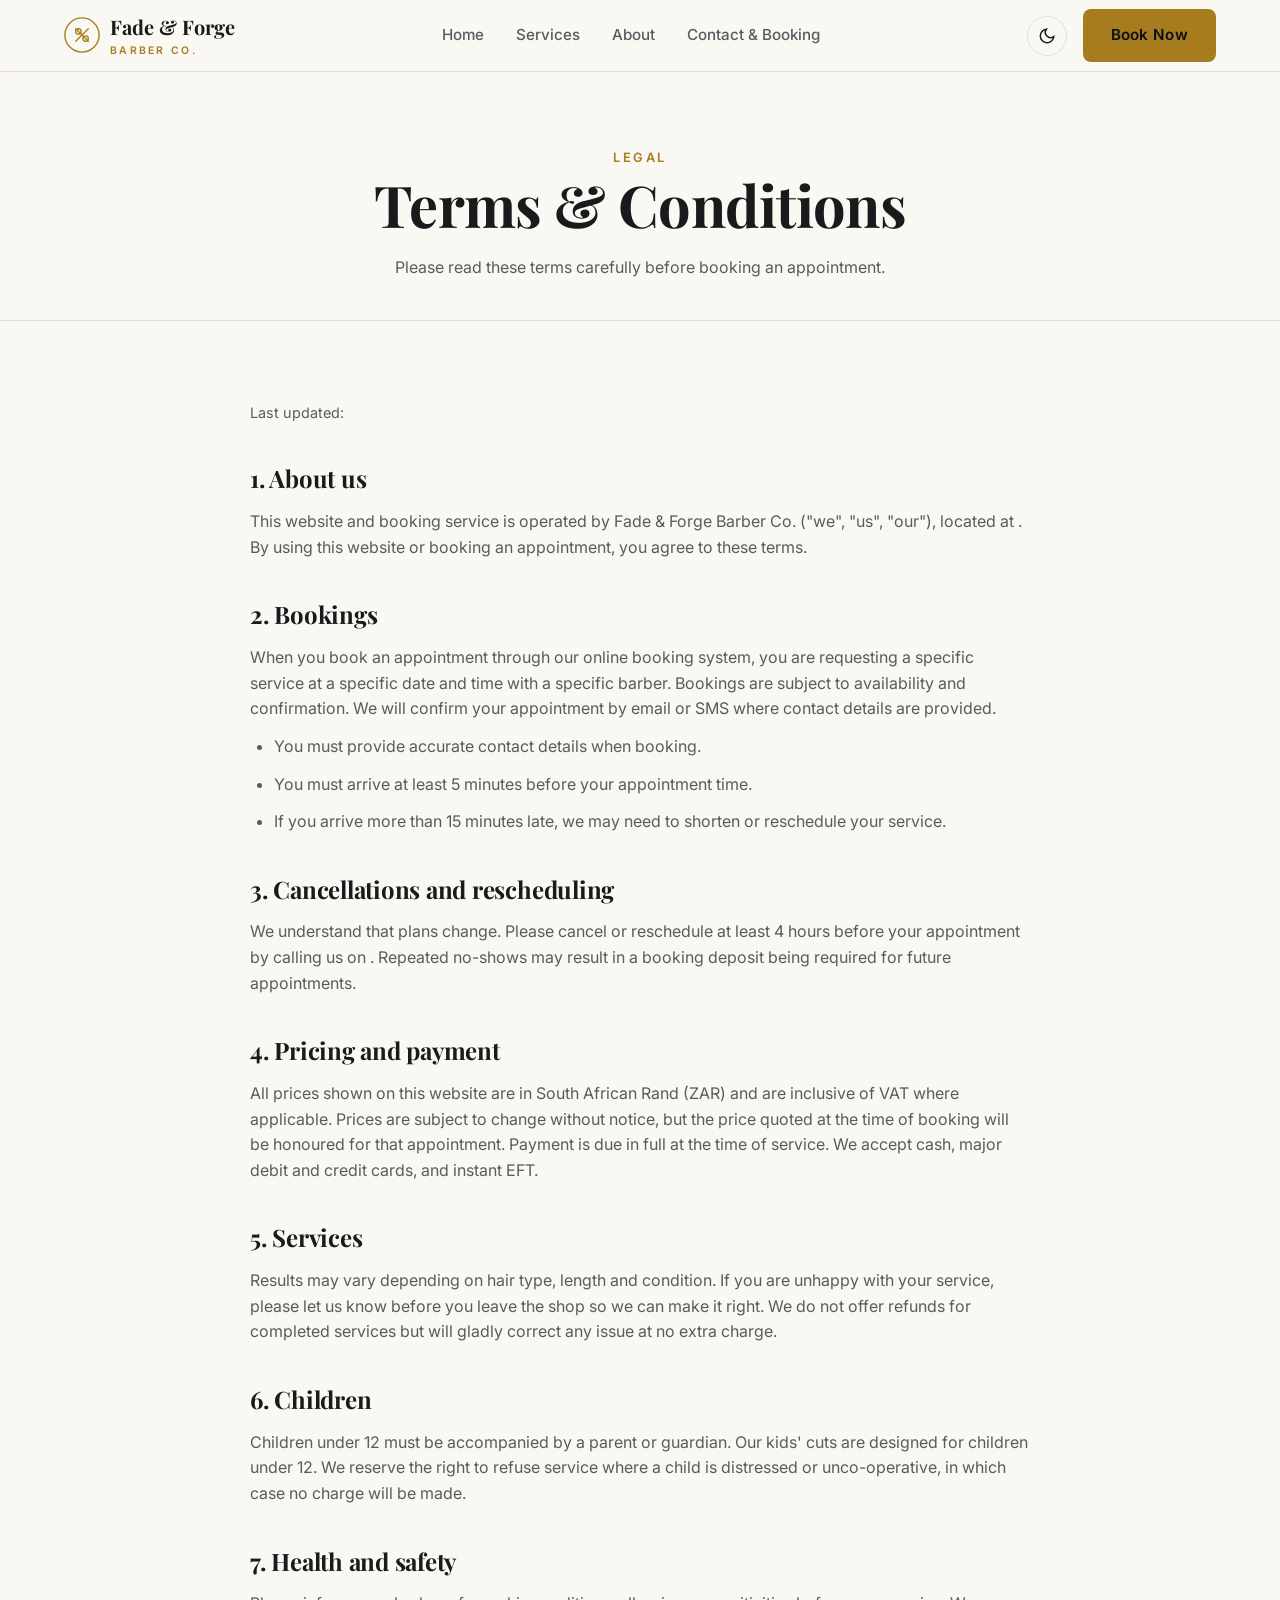
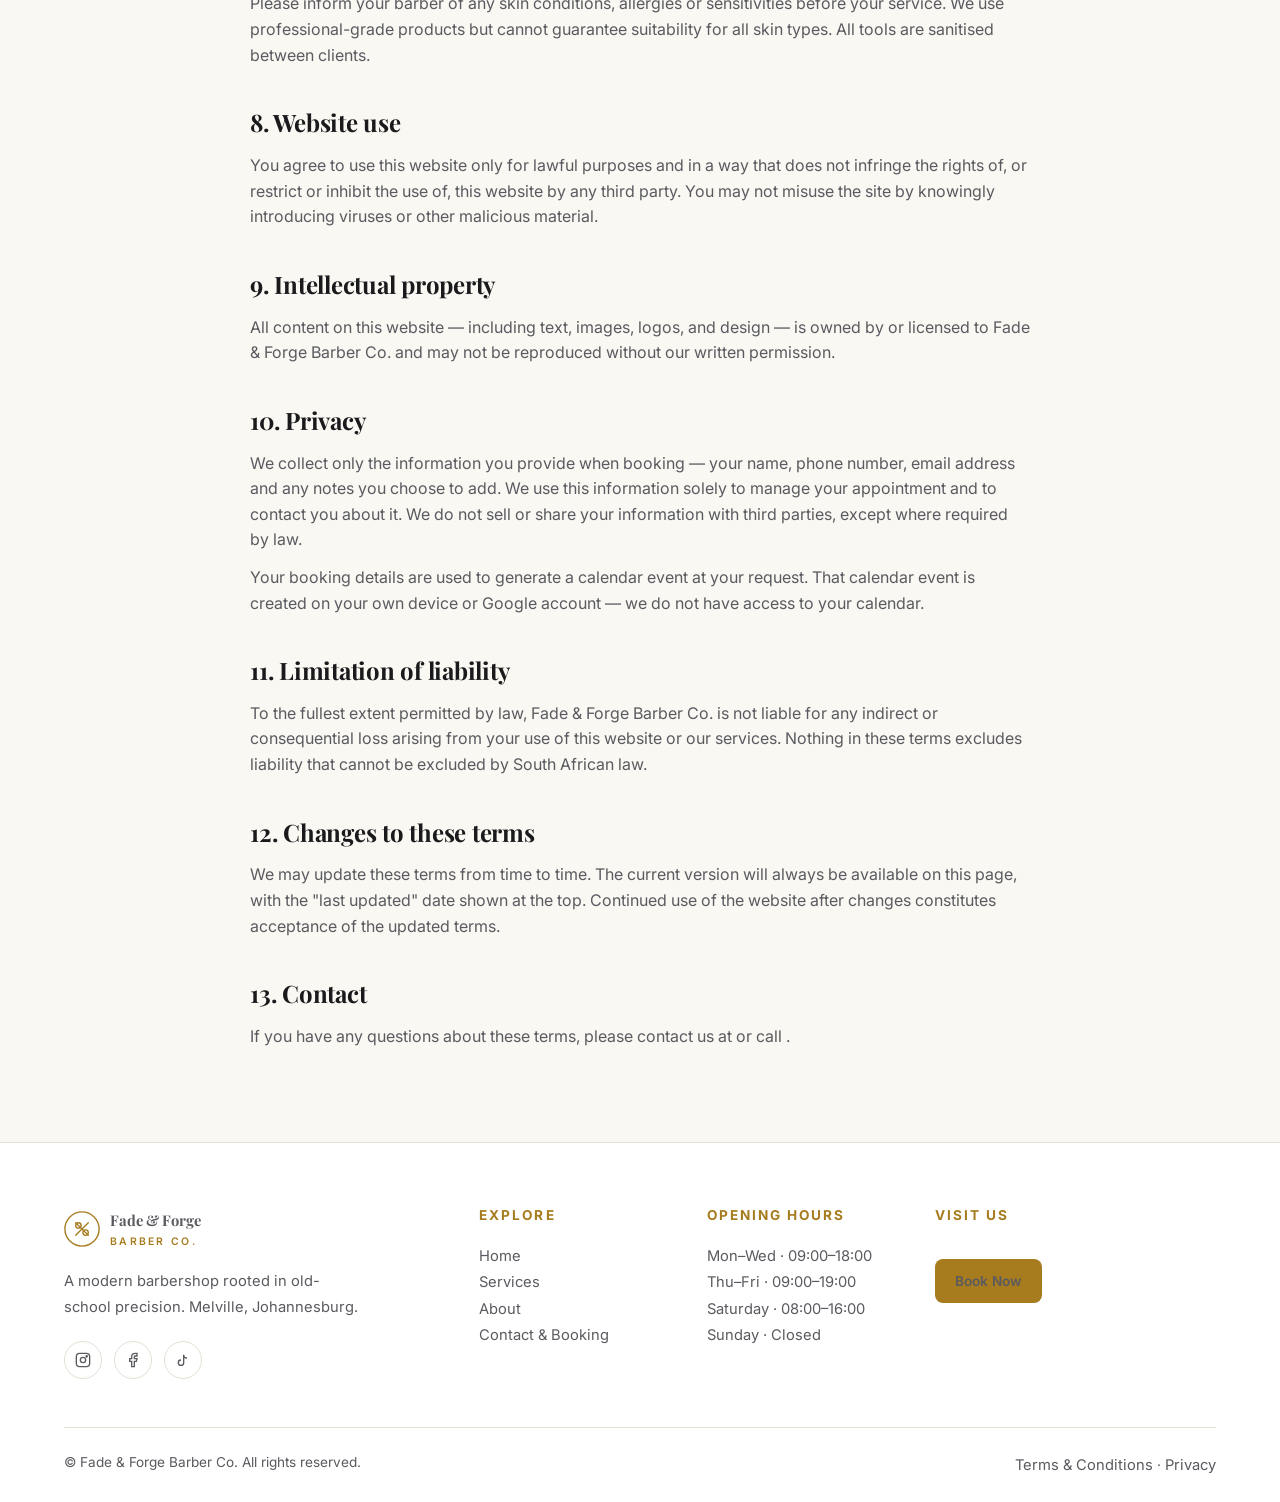
<file: terms.html>
<!DOCTYPE html>
<html lang="en" data-theme="dark">
<head>
  <meta charset="UTF-8" />
  <meta name="viewport" content="width=device-width, initial-scale=1.0" />
  <title>Terms & Conditions — Fade & Forge Barber Co.</title>
  <meta name="description" content="Terms and conditions for using the Fade & Forge Barber Co. website and booking service." />
  <link rel="preconnect" href="https://fonts.googleapis.com" />
  <link rel="preconnect" href="https://fonts.gstatic.com" crossorigin />
  <link href="https://fonts.googleapis.com/css2?family=Inter:wght@400;500;600;700&family=Playfair+Display:ital,wght@0,700;1,700&display=swap" rel="stylesheet" />
  <link rel="stylesheet" href="styles.css" />
</head>
<body>
  <header class="header">
    <div class="container header-inner">
      <a href="index.html" class="logo" aria-label="Fade and Forge home">
        <svg viewBox="0 0 40 40" fill="none" aria-hidden="true">
          <circle cx="20" cy="20" r="19" stroke="var(--accent)" stroke-width="1.5"/>
          <path d="M13 27L27 13M13 13l14 14" stroke="var(--accent)" stroke-width="1.5" stroke-linecap="round"/>
          <circle cx="16" cy="16" r="3" stroke="var(--accent)" stroke-width="1.5"/>
          <circle cx="24" cy="24" r="3" stroke="var(--accent)" stroke-width="1.5"/>
        </svg>
        <span>Fade & Forge<small>Barber Co.</small></span>
      </a>
      <nav class="nav" aria-label="Primary">
        <a href="index.html">Home</a>
        <a href="services.html">Services</a>
        <a href="about.html">About</a>
        <a href="booking.html">Contact & Booking</a>
        <a href="booking.html" class="btn btn-primary">Book Now</a>
      </nav>
      <div class="header-actions">
        <button class="theme-toggle" data-theme-toggle aria-label="Toggle theme">
          <svg class="icon-sun" viewBox="0 0 24 24" fill="none" stroke="currentColor" stroke-width="2" stroke-linecap="round"><circle cx="12" cy="12" r="4"/><path d="M12 2v2M12 20v2M4.93 4.93l1.41 1.41M17.66 17.66l1.41 1.41M2 12h2M20 12h2M4.93 19.07l1.41-1.41M17.66 6.34l1.41-1.41"/></svg>
          <svg class="icon-moon" viewBox="0 0 24 24" fill="none" stroke="currentColor" stroke-width="2" stroke-linecap="round"><path d="M21 12.79A9 9 0 1 1 11.21 3 7 7 0 0 0 21 12.79z"/></svg>
        </button>
        <a href="booking.html" class="btn btn-primary">Book Now</a>
        <button class="hamburger" aria-label="Toggle menu"><span></span></button>
      </div>
    </div>
  </header>

  <section class="page-hero">
    <div class="container">
      <span class="eyebrow">Legal</span>
      <h1>Terms & Conditions</h1>
      <p>Please read these terms carefully before booking an appointment.</p>
    </div>
  </section>

  <section class="section">
    <div class="container">
      <div class="legal">
        <p class="updated">Last updated: <span data-year></span></p>

        <h2>1. About us</h2>
        <p>This website and booking service is operated by Fade & Forge Barber Co. ("we", "us", "our"), located at <span data-shop="address"></span>. By using this website or booking an appointment, you agree to these terms.</p>

        <h2>2. Bookings</h2>
        <p>When you book an appointment through our online booking system, you are requesting a specific service at a specific date and time with a specific barber. Bookings are subject to availability and confirmation. We will confirm your appointment by email or SMS where contact details are provided.</p>
        <ul>
          <li>You must provide accurate contact details when booking.</li>
          <li>You must arrive at least 5 minutes before your appointment time.</li>
          <li>If you arrive more than 15 minutes late, we may need to shorten or reschedule your service.</li>
        </ul>

        <h2>3. Cancellations and rescheduling</h2>
        <p>We understand that plans change. Please cancel or reschedule at least 4 hours before your appointment by calling us on <span data-shop="phone"></span>. Repeated no-shows may result in a booking deposit being required for future appointments.</p>

        <h2>4. Pricing and payment</h2>
        <p>All prices shown on this website are in South African Rand (ZAR) and are inclusive of VAT where applicable. Prices are subject to change without notice, but the price quoted at the time of booking will be honoured for that appointment. Payment is due in full at the time of service. We accept cash, major debit and credit cards, and instant EFT.</p>

        <h2>5. Services</h2>
        <p>Results may vary depending on hair type, length and condition. If you are unhappy with your service, please let us know before you leave the shop so we can make it right. We do not offer refunds for completed services but will gladly correct any issue at no extra charge.</p>

        <h2>6. Children</h2>
        <p>Children under 12 must be accompanied by a parent or guardian. Our kids' cuts are designed for children under 12. We reserve the right to refuse service where a child is distressed or unco-operative, in which case no charge will be made.</p>

        <h2>7. Health and safety</h2>
        <p>Please inform your barber of any skin conditions, allergies or sensitivities before your service. We use professional-grade products but cannot guarantee suitability for all skin types. All tools are sanitised between clients.</p>

        <h2>8. Website use</h2>
        <p>You agree to use this website only for lawful purposes and in a way that does not infringe the rights of, or restrict or inhibit the use of, this website by any third party. You may not misuse the site by knowingly introducing viruses or other malicious material.</p>

        <h2>9. Intellectual property</h2>
        <p>All content on this website — including text, images, logos, and design — is owned by or licensed to Fade & Forge Barber Co. and may not be reproduced without our written permission.</p>

        <h2 id="privacy">10. Privacy</h2>
        <p>We collect only the information you provide when booking — your name, phone number, email address and any notes you choose to add. We use this information solely to manage your appointment and to contact you about it. We do not sell or share your information with third parties, except where required by law.</p>
        <p>Your booking details are used to generate a calendar event at your request. That calendar event is created on your own device or Google account — we do not have access to your calendar.</p>

        <h2>11. Limitation of liability</h2>
        <p>To the fullest extent permitted by law, Fade & Forge Barber Co. is not liable for any indirect or consequential loss arising from your use of this website or our services. Nothing in these terms excludes liability that cannot be excluded by South African law.</p>

        <h2>12. Changes to these terms</h2>
        <p>We may update these terms from time to time. The current version will always be available on this page, with the "last updated" date shown at the top. Continued use of the website after changes constitutes acceptance of the updated terms.</p>

        <h2>13. Contact</h2>
        <p>If you have any questions about these terms, please contact us at <a href="#" data-href="email" style="color:var(--accent);"><span data-shop="email"></span></a> or call <a href="#" data-href="phone" style="color:var(--accent);"><span data-shop="phone"></span></a>.</p>
      </div>
    </div>
  </section>

  <footer class="footer">
    <div class="container">
      <div class="footer-grid">
        <div>
          <a href="index.html" class="logo">
            <svg viewBox="0 0 40 40" fill="none" aria-hidden="true">
              <circle cx="20" cy="20" r="19" stroke="var(--accent)" stroke-width="1.5"/>
              <path d="M13 27L27 13M13 13l14 14" stroke="var(--accent)" stroke-width="1.5" stroke-linecap="round"/>
              <circle cx="16" cy="16" r="3" stroke="var(--accent)" stroke-width="1.5"/>
              <circle cx="24" cy="24" r="3" stroke="var(--accent)" stroke-width="1.5"/>
            </svg>
            <span>Fade & Forge<small>Barber Co.</small></span>
          </a>
          <p class="brand-desc">A modern barbershop rooted in old-school precision. Melville, Johannesburg.</p>
          <div class="socials">
            <a href="#" data-href="instagram" aria-label="Instagram"><svg viewBox="0 0 24 24" fill="none" stroke="currentColor" stroke-width="2"><rect x="2" y="2" width="20" height="20" rx="5"/><circle cx="12" cy="12" r="4"/><circle cx="17.5" cy="6.5" r="1" fill="currentColor"/></svg></a>
            <a href="#" data-href="facebook" aria-label="Facebook"><svg viewBox="0 0 24 24" fill="none" stroke="currentColor" stroke-width="2"><path d="M18 2h-3a5 5 0 0 0-5 5v3H7v4h3v8h4v-8h3l1-4h-4V7a1 1 0 0 1 1-1h3z"/></svg></a>
            <a href="#" data-href="tiktok" aria-label="TikTok"><svg viewBox="0 0 24 24" fill="none" stroke="currentColor" stroke-width="2"><path d="M9 12a4 4 0 1 0 4 4V4a5 5 0 0 0 5 5"/></svg></a>
          </div>
        </div>
        <div>
          <h4>Explore</h4>
          <ul>
            <li><a href="index.html">Home</a></li>
            <li><a href="services.html">Services</a></li>
            <li><a href="about.html">About</a></li>
            <li><a href="booking.html">Contact & Booking</a></li>
          </ul>
        </div>
        <div>
          <h4>Opening Hours</h4>
          <ul>
            <li>Mon–Wed · 09:00–18:00</li>
            <li>Thu–Fri · 09:00–19:00</li>
            <li>Saturday · 08:00–16:00</li>
            <li>Sunday · Closed</li>
          </ul>
        </div>
        <div>
          <h4>Visit Us</h4>
          <ul>
            <li><a href="#" data-href="maps"><span data-shop="address"></span></a></li>
            <li><a href="#" data-href="phone"><span data-shop="phone"></span></a></li>
            <li><a href="#" data-href="email"><span data-shop="email"></span></a></li>
          </ul>
          <a href="booking.html" class="btn btn-primary mt-2" style="padding:10px 20px;font-size:0.85rem;">Book Now</a>
        </div>
      </div>
      <div class="footer-bottom">
        <span>© <span data-year></span> Fade & Forge Barber Co. All rights reserved.</span>
        <span><a href="terms.html">Terms & Conditions</a> · <a href="terms.html#privacy">Privacy</a></span>
      </div>
    </div>
  </footer>

  <script src="data.js"></script>
  <script src="main.js"></script>
</body>
</html>
</file>
<file: styles.css>
/* ============================================
   FADE & FORGE BARBER CO. — Global Styles
   ============================================ */

:root {
  --bg:          #0E0E10;
  --bg-alt:      #1A1A1D;
  --bg-elevated: #232327;
  --text:        #F5F1E8;
  --text-muted:  #9A9AA0;
  --accent:      #C8A24A;
  --accent-hover:#DDB65C;
  --border:      #2A2A2F;
  --shadow:      0 10px 30px rgba(0,0,0,0.4);
  --radius:      12px;
  --max-width:   1200px;
  --header-h:    72px;
  --transition:  0.25s ease;
}

[data-theme="light"] {
  --bg:          #FAF8F3;
  --bg-alt:      #FFFFFF;
  --bg-elevated: #FFFFFF;
  --text:        #1A1A1D;
  --text-muted:  #5A5A60;
  --accent:      #A67C1F;
  --accent-hover:#8C6815;
  --border:      #E5E0D5;
  --shadow:      0 10px 30px rgba(0,0,0,0.08);
}

*, *::before, *::after { box-sizing: border-box; margin: 0; padding: 0; }
html { scroll-behavior: smooth; }

body {
  font-family: 'Inter', system-ui, -apple-system, sans-serif;
  background: var(--bg);
  color: var(--text);
  line-height: 1.6;
  font-size: 16px;
  transition: background var(--transition), color var(--transition);
  -webkit-font-smoothing: antialiased;
}

h1, h2, h3, h4 {
  font-family: 'Playfair Display', Georgia, serif;
  font-weight: 700;
  line-height: 1.2;
  letter-spacing: -0.01em;
}
h1 { font-size: clamp(2.2rem, 5vw, 3.6rem); }
h2 { font-size: clamp(1.8rem, 3.5vw, 2.6rem); }
h3 { font-size: clamp(1.2rem, 2vw, 1.5rem); }

a { color: inherit; text-decoration: none; }
img { max-width: 100%; display: block; }
button { font-family: inherit; cursor: pointer; border: none; background: none; color: inherit; }

.container {
  width: 100%;
  max-width: var(--max-width);
  margin: 0 auto;
  padding: 0 24px;
}
.section { padding: 80px 0; }
.section-alt { background: var(--bg-alt); }

.section-head { text-align: center; max-width: 640px; margin: 0 auto 56px; }
.section-head p { color: var(--text-muted); margin-top: 12px; font-size: 1.05rem; }

.eyebrow {
  display: inline-block;
  font-size: 0.8rem;
  letter-spacing: 0.2em;
  text-transform: uppercase;
  color: var(--accent);
  font-weight: 600;
  /* margin-bottom: 12px; */
}

/* ---------- Buttons ---------- */
.btn {
  display: inline-flex;
  align-items: center;
  justify-content: center;
  gap: 8px;
  padding: 14px 28px;
  border-radius: 8px;
  font-weight: 600;
  font-size: 0.95rem;
  letter-spacing: 0.02em;
  transition: all var(--transition);
  white-space: nowrap;
}
.btn-primary { background: var(--accent); color: #0E0E10; }
.btn-primary:hover { background: var(--accent-hover); transform: translateY(-2px); }
.btn-outline { border: 1.5px solid var(--border); color: var(--text); }
.btn-outline:hover { border-color: var(--accent); color: var(--accent); }
.btn-block { width: 100%; }
.btn:disabled { opacity: 0.4; cursor: not-allowed; transform: none; }

/* ---------- Header ---------- */
.header {
  position: sticky;
  top: 0;
  z-index: 100;
  height: var(--header-h);
  background: color-mix(in srgb, var(--bg) 88%, transparent);
  backdrop-filter: blur(12px);
  border-bottom: 1px solid var(--border);
  transition: background var(--transition);
}
.header-inner { height: 100%; display: flex; align-items: center; justify-content: space-between; }

.logo {
  display: flex;
  align-items: center;
  gap: 10px;
  font-family: 'Playfair Display', serif;
  font-weight: 700;
  font-size: 1.25rem;
}
.logo svg { width: 36px; height: 36px; flex-shrink: 0; }
.logo span small {
  display: block;
  font-family: 'Inter', sans-serif;
  font-size: 0.65rem;
  letter-spacing: 0.22em;
  color: var(--accent);
  text-transform: uppercase;
  font-weight: 600;
}

.nav { display: flex; align-items: center; gap: 32px; }
.nav a {
  font-size: 0.95rem;
  font-weight: 500;
  color: var(--text-muted);
  transition: color var(--transition);
  position: relative;
}
.nav a:hover, .nav a.active { color: var(--text); }
.nav a.active::after {
  content: '';
  position: absolute;
  bottom: -6px; left: 0; right: 0;
  height: 2px;
  background: var(--accent);
  border-radius: 2px;
}
.header-actions { display: flex; align-items: center; gap: 16px; }

.theme-toggle {
  width: 40px; height: 40px;
  border-radius: 50%;
  display: grid;
  place-items: center;
  border: 1px solid var(--border);
  transition: all var(--transition);
}
.theme-toggle:hover { border-color: var(--accent); color: var(--accent); }
.theme-toggle svg { width: 18px; height: 18px; }
[data-theme="dark"] .icon-sun { display: block; }
[data-theme="dark"] .icon-moon { display: none; }
[data-theme="light"] .icon-sun { display: none; }
[data-theme="light"] .icon-moon { display: block; }

.hamburger {
  display: none;
  width: 40px; height: 40px;
  place-items: center;
  border-radius: 8px;
}
.hamburger span {
  display: block;
  width: 22px; height: 2px;
  background: var(--text);
  position: relative;
  transition: var(--transition);
}
.hamburger span::before,
.hamburger span::after {
  content: '';
  position: absolute;
  left: 0;
  width: 22px; height: 2px;
  background: var(--text);
  transition: var(--transition);
}
.hamburger span::before { top: -7px; }
.hamburger span::after  { top: 7px; }
.hamburger.active span { background: transparent; }
.hamburger.active span::before { top: 0; transform: rotate(45deg); }
.hamburger.active span::after  { top: 0; transform: rotate(-45deg); }

@media (max-width: 900px) {
  .nav {
    position: fixed;
    top: var(--header-h);
    left: 0; right: 0;
    flex-direction: column;
    align-items: stretch;
    gap: 0;
    background: var(--bg-alt);
    border-bottom: 1px solid var(--border);
    padding: 8px 24px 24px;
    transform: translateY(-120%);
    transition: transform 0.35s ease;
    box-shadow: var(--shadow);
    max-height: calc(100vh - var(--header-h));
    overflow-y: auto;
  }
  .nav.open { transform: translateY(0); }
  .nav a {
    padding: 16px 0;
    border-bottom: 1px solid var(--border);
    font-size: 1.05rem;
  }
  .nav a:last-child { border-bottom: none; }
  .nav a.active::after { display: none; }
  .hamburger { display: grid; }
  .header-actions .btn-primary { display: none; }
  .nav .btn-primary { display: inline-flex; margin-top: 16px; justify-content: center; }
}
@media (min-width: 901px) {
  .nav .btn-primary { display: none; }
}

/* ---------- Hero ---------- */
.hero {
  position: relative;
  min-height: calc(100vh - var(--header-h));
  display: flex;
  align-items: center;
  overflow: hidden;
  background: var(--bg);
}
.hero::before {
  content: '';
  position: absolute;
  inset: 0;
  background:
    linear-gradient(90deg, var(--bg) 0%, color-mix(in srgb, var(--bg) 70%, transparent) 50%, transparent 100%),
    url('https://images.unsplash.com/photo-1503951914875-452162b0f3f1?w=1600&q=80') center/cover no-repeat;
}
[data-theme="light"] .hero::before {
  background:
    linear-gradient(90deg, var(--bg) 0%, color-mix(in srgb, var(--bg) 75%, transparent) 55%, transparent 100%),
    url('https://images.unsplash.com/photo-1503951914875-452162b0f3f1?w=1600&q=80') center/cover no-repeat;
}
.hero-content { position: relative; z-index: 2; max-width: 620px; }
.hero h1 { margin-bottom: 20px; }
.hero h1 em { color: var(--accent); font-style: italic; }
.hero p { font-size: 1.1rem; color: var(--text-muted); margin-bottom: 32px; max-width: 500px; }
.hero-actions { display: flex; gap: 16px; flex-wrap: wrap; }

/* ---------- Grids & Cards ---------- */
.grid { display: grid; gap: 28px; }
.grid-3 { grid-template-columns: repeat(auto-fit, minmax(280px, 1fr)); }
.grid-2 { grid-template-columns: repeat(auto-fit, minmax(340px, 1fr)); }

.card {
  background: var(--bg-elevated);
  border: 1px solid var(--border);
  border-radius: var(--radius);
  padding: 32px;
  transition: transform var(--transition), border-color var(--transition), box-shadow var(--transition);
}
.card:hover {
  transform: translateY(-4px);
  border-color: color-mix(in srgb, var(--accent) 40%, var(--border));
  box-shadow: var(--shadow);
}

.service-card .price {
  font-family: 'Playfair Display', serif;
  font-size: 1.8rem;
  color: var(--accent);
  margin-top: 16px;
  display: block;
}
.service-card p { color: var(--text-muted); margin-top: 8px; font-size: 0.95rem; }
.service-card .meta {
  margin-top: 16px;
  font-size: 0.8rem;
  letter-spacing: 0.1em;
  text-transform: uppercase;
  color: var(--text-muted);
}

.barber-card { text-align: center; padding: 0; overflow: hidden; }
.barber-card img {
  width: 100%;
  aspect-ratio: 1/1;
  object-fit: cover;
  filter: grayscale(20%);
  transition: filter var(--transition), transform 0.5s ease;
}
.barber-card:hover img { filter: grayscale(0%); transform: scale(1.03); }
.barber-card .barber-body { padding: 24px; }
.barber-card h3 { margin-bottom: 4px; }
.barber-card .role { color: var(--accent); font-size: 0.85rem; letter-spacing: 0.1em; text-transform: uppercase; font-weight: 600; }
.barber-card p { color: var(--text-muted); margin-top: 12px; font-size: 0.95rem; }

/* ---------- Feature strip ---------- */
.features { display: grid; grid-template-columns: repeat(auto-fit, minmax(220px, 1fr)); gap: 32px; }
.feature { text-align: center; }
.feature .icon {
  width: 56px; height: 56px;
  margin: 0 auto 16px;
  display: grid; place-items: center;
  border-radius: 50%;
  background: color-mix(in srgb, var(--accent) 15%, transparent);
  color: var(--accent);
}
.feature h3 { font-size: 1.15rem; margin-bottom: 8px; }
.feature p { color: var(--text-muted); font-size: 0.95rem; }

/* ---------- CTA band ---------- */
.cta-band {
  background: linear-gradient(135deg, var(--bg-alt), var(--bg-elevated));
  border: 1px solid var(--border);
  border-radius: var(--radius);
  padding: 56px 40px;
  text-align: center;
}
.cta-band h2 { margin-bottom: 16px; }
.cta-band p { color: var(--text-muted); max-width: 520px; margin: 0 auto 28px; }

/* ---------- Footer ---------- */
.footer {
  background: var(--bg-alt);
  border-top: 1px solid var(--border);
  padding: 64px 0 24px;
}
.footer-grid {
  display: grid;
  grid-template-columns: 2fr 1fr 1fr 1.5fr;
  gap: 40px;
  margin-bottom: 48px;
}
.footer h4 {
  font-family: 'Inter', sans-serif;
  font-size: 0.85rem;
  letter-spacing: 0.15em;
  text-transform: uppercase;
  color: var(--accent);
  margin-bottom: 20px;
  font-weight: 700;
}
.footer p, .footer li, .footer a {
  color: var(--text-muted);
  font-size: 0.92rem;
  line-height: 1.8;
}
.footer a:hover { color: var(--accent); }
.footer ul { list-style: none; }
.footer .brand-desc { margin-top: 16px; max-width: 300px; }
.socials { display: flex; gap: 12px; margin-top: 20px; }
.socials a {
  width: 38px; height: 38px;
  display: grid; place-items: center;
  border-radius: 50%;
  border: 1px solid var(--border);
  transition: all var(--transition);
}
.socials a:hover { border-color: var(--accent); color: var(--accent); transform: translateY(-2px); }
.socials svg { width: 16px; height: 16px; }

.footer-bottom {
  border-top: 1px solid var(--border);
  padding-top: 24px;
  display: flex;
  justify-content: space-between;
  flex-wrap: wrap;
  gap: 12px;
  font-size: 0.85rem;
  color: var(--text-muted);
}
.footer-bottom a:hover { color: var(--accent); }

@media (max-width: 860px) {
  .footer-grid { grid-template-columns: 1fr 1fr; }
  .footer-grid > div:first-child { grid-column: 1 / -1; }
}
@media (max-width: 520px) {
  .footer-grid { grid-template-columns: 1fr; }
}

/* ---------- Modal ---------- */
.modal-overlay {
  position: fixed;
  inset: 0;
  background: rgba(0,0,0,0.7);
  backdrop-filter: blur(4px);
  z-index: 200;
  display: grid;
  place-items: center;
  padding: 24px;
  opacity: 0;
  visibility: hidden;
  transition: opacity var(--transition), visibility var(--transition);
}
.modal-overlay.open { opacity: 1; visibility: visible; }
.modal {
  background: var(--bg-elevated);
  border: 1px solid var(--border);
  border-radius: var(--radius);
  max-width: 460px;
  width: 100%;
  padding: 40px;
  text-align: center;
  position: relative;
  transform: scale(0.92);
  transition: transform var(--transition);
  box-shadow: var(--shadow);
}
.modal-overlay.open .modal { transform: scale(1); }
.modal-close {
  position: absolute;
  top: 16px; right: 16px;
  width: 32px; height: 32px;
  border-radius: 50%;
  display: grid; place-items: center;
  color: var(--text-muted);
  transition: all var(--transition);
  font-size: 1rem;
}
.modal-close:hover { background: var(--bg-alt); color: var(--text); }
.modal .badge {
  display: inline-block;
  background: var(--accent);
  color: #0E0E10;
  font-weight: 700;
  font-size: 0.8rem;
  letter-spacing: 0.1em;
  text-transform: uppercase;
  padding: 6px 14px;
  border-radius: 100px;
  margin-bottom: 20px;
}
.modal h2 { margin-bottom: 12px; }
.modal p { color: var(--text-muted); margin-bottom: 28px; }

/* ---------- Booking wizard ---------- */
.booking-wrap { max-width: 900px; margin: 0 auto; }
.steps {
  display: flex;
  justify-content: space-between;
  margin-bottom: 48px;
  position: relative;
}
.steps::before {
  content: '';
  position: absolute;
  top: 18px; left: 5%; right: 5%;
  height: 2px;
  background: var(--border);
  z-index: 0;
}
.step {
  position: relative;
  z-index: 1;
  display: flex;
  flex-direction: column;
  align-items: center;
  gap: 8px;
  flex: 1;
}
.step .num {
  width: 36px; height: 36px;
  border-radius: 50%;
  background: var(--bg-alt);
  border: 2px solid var(--border);
  display: grid; place-items: center;
  font-weight: 700;
  font-size: 0.9rem;
  transition: all var(--transition);
}
.step .label {
  font-size: 0.75rem;
  letter-spacing: 0.08em;
  text-transform: uppercase;
  color: var(--text-muted);
  font-weight: 600;
  text-align: center;
}
.step.active .num { background: var(--accent); border-color: var(--accent); color: #0E0E10; }
.step.active .label { color: var(--text); }
.step.done .num { background: color-mix(in srgb, var(--accent) 25%, transparent); border-color: var(--accent); color: var(--accent); }
.step.done .label { color: var(--accent); }

@media (max-width: 600px) {
  .step .label { display: none; }
  .step .num { width: 30px; height: 30px; font-size: 0.8rem; }
  .steps::before { top: 15px; }
}

.booking-panel { display: none; animation: fadeUp 0.4s ease; }
.booking-panel.active { display: block; }

@keyframes fadeUp {
  from { opacity: 0; transform: translateY(12px); }
  to   { opacity: 1; transform: translateY(0); }
}

.option-grid {
  display: grid;
  grid-template-columns: repeat(auto-fit, minmax(220px, 1fr));
  gap: 16px;
  margin-bottom: 32px;
}
.option {
  background: var(--bg-elevated);
  border: 2px solid var(--border);
  border-radius: var(--radius);
  padding: 20px;
  cursor: pointer;
  transition: all var(--transition);
  text-align: left;
}
.option:hover { border-color: color-mix(in srgb, var(--accent) 50%, var(--border)); }
.option.selected { border-color: var(--accent); background: color-mix(in srgb, var(--accent) 8%, var(--bg-elevated)); }
.option h4 { font-family: 'Inter', sans-serif; font-size: 1rem; font-weight: 600; margin-bottom: 4px; }
.option .opt-price { color: var(--accent); font-weight: 700; font-family: 'Playfair Display', serif; font-size: 1.2rem; }
.option .opt-meta { color: var(--text-muted); font-size: 0.85rem; margin-top: 4px; }

.booking-actions {
  display: flex;
  justify-content: space-between;
  gap: 16px;
  margin-top: 32px;
  flex-wrap: wrap;
}

.field { margin-bottom: 20px; }
.field label {
  display: block;
  font-size: 0.85rem;
  font-weight: 600;
  letter-spacing: 0.05em;
  text-transform: uppercase;
  color: var(--text-muted);
  margin-bottom: 8px;
}
.field input, .field select, .field textarea {
  width: 100%;
  padding: 14px 16px;
  background: var(--bg-elevated);
  border: 1.5px solid var(--border);
  border-radius: 8px;
  color: var(--text);
  font-family: inherit;
  font-size: 1rem;
  transition: border-color var(--transition);
}
.field input:focus, .field select:focus, .field textarea:focus {
  outline: none;
  border-color: var(--accent);
}
.field input::placeholder, .field textarea::placeholder { color: var(--text-muted); opacity: 0.6; }

.field-row { display: grid; grid-template-columns: 1fr 1fr; gap: 16px; }
@media (max-width: 520px) { .field-row { grid-template-columns: 1fr; } }

.time-grid {
  display: grid;
  grid-template-columns: repeat(auto-fill, minmax(90px, 1fr));
  gap: 10px;
  margin-bottom: 24px;
}
.time-slot {
  padding: 12px;
  border: 1.5px solid var(--border);
  border-radius: 8px;
  text-align: center;
  font-weight: 600;
  font-size: 0.9rem;
  transition: all var(--transition);
}
.time-slot:hover:not(:disabled) { border-color: var(--accent); color: var(--accent); }
.time-slot.selected { background: var(--accent); border-color: var(--accent); color: #0E0E10; }
.time-slot:disabled { opacity: 0.3; cursor: not-allowed; text-decoration: line-through; }

.confirm-box {
  background: var(--bg-elevated);
  border: 1px solid var(--border);
  border-radius: var(--radius);
  padding: 32px;
  margin-bottom: 24px;
}
.confirm-box h3 { margin-bottom: 20px; }
.confirm-row {
  display: flex;
  justify-content: space-between;
  padding: 12px 0;
  border-bottom: 1px solid var(--border);
  gap: 16px;
}
.confirm-row:last-child { border-bottom: none; }
.confirm-row .k { color: var(--text-muted); font-size: 0.9rem; }
.confirm-row .v { font-weight: 600; text-align: right; word-break: break-word; }

.calendar-actions { display: flex; gap: 12px; flex-wrap: wrap; margin-top: 24px; }

.success-check {
  width: 72px; height: 72px;
  margin: 0 auto 24px;
  border-radius: 50%;
  background: color-mix(in srgb, var(--accent) 15%, transparent);
  display: grid; place-items: center;
  color: var(--accent);
  animation: pop 0.5s ease;
}
@keyframes pop {
  0% { transform: scale(0); }
  70% { transform: scale(1.15); }
  100% { transform: scale(1); }
}

/* ---------- Info panels ---------- */
.info-grid { display: grid; grid-template-columns: repeat(auto-fit, minmax(240px, 1fr)); gap: 24px; }
.info-item { display: flex; gap: 16px; align-items: flex-start; }
.info-item .icon {
  flex-shrink: 0;
  width: 44px; height: 44px;
  border-radius: 10px;
  background: color-mix(in srgb, var(--accent) 15%, transparent);
  color: var(--accent);
  display: grid; place-items: center;
}
.info-item h4 { font-family: 'Inter', sans-serif; font-size: 0.95rem; margin-bottom: 4px; }
.info-item p { color: var(--text-muted); font-size: 0.92rem; line-height: 1.7; }

/* ---------- Legal ---------- */
.legal { max-width: 780px; margin: 0 auto; }
.legal h2 { margin: 40px 0 16px; font-size: 1.5rem; }
.legal h2:first-child { margin-top: 0; }
.legal p, .legal li { color: var(--text-muted); margin-bottom: 12px; }
.legal ul { padding-left: 24px; margin-bottom: 16px; }
.legal .updated { color: var(--text-muted); font-size: 0.9rem; margin-bottom: 32px; }

/* ---------- Page hero ---------- */
.page-hero {
  padding: 72px 0 40px;
  text-align: center;
  border-bottom: 1px solid var(--border);
}
.page-hero p { color: var(--text-muted); max-width: 600px; margin: 16px auto 0; }

/* ---------- Reveal on scroll ---------- */
.reveal { opacity: 0; transform: translateY(24px); transition: opacity 0.7s ease, transform 0.7s ease; }
.reveal.visible { opacity: 1; transform: translateY(0); }

/* ---------- Utility ---------- */
.text-center { text-align: center; }
.mt-1 { margin-top: 8px; } .mt-2 { margin-top: 16px; } .mt-3 { margin-top: 24px; } .mt-4 { margin-top: 32px; }
.hidden { display: none !important; }
@media (max-width: 900px) {
  .nav {
    position: fixed;
    top: var(--header-h);
    left: 0; 
    right: 0;
    flex-direction: column;
    align-items: stretch;
    gap: 0;
    background: var(--bg-alt);
    border-bottom: 1px solid var(--border);
    padding: 8px 24px 24px;
    
    /* Animation and positioning fixes */
    transform: translateY(-120%);
    visibility: hidden;
    opacity: 0;
    transition: transform 0.35s ease, opacity 0.35s ease, visibility 0.35s ease;
    box-shadow: var(--shadow);
    max-height: calc(100vh - var(--header-h));
    overflow-y: auto;
    z-index: 99; 
  }
  
  .nav.open { 
    transform: translateY(0); 
    visibility: visible;
    opacity: 1;
  }
  
  .nav a {
    padding: 16px 0;
    border-bottom: 1px solid var(--border);
    font-size: 1.05rem;
  }
  
  .nav a:last-child { border-bottom: none; }
  .nav a.active::after { display: none; }
  
  .hamburger { display: grid; }
  .header-actions .btn-primary { display: none; }
  .nav .btn-primary { display: inline-flex; margin-top: 16px; justify-content: center; }
}
</file>
